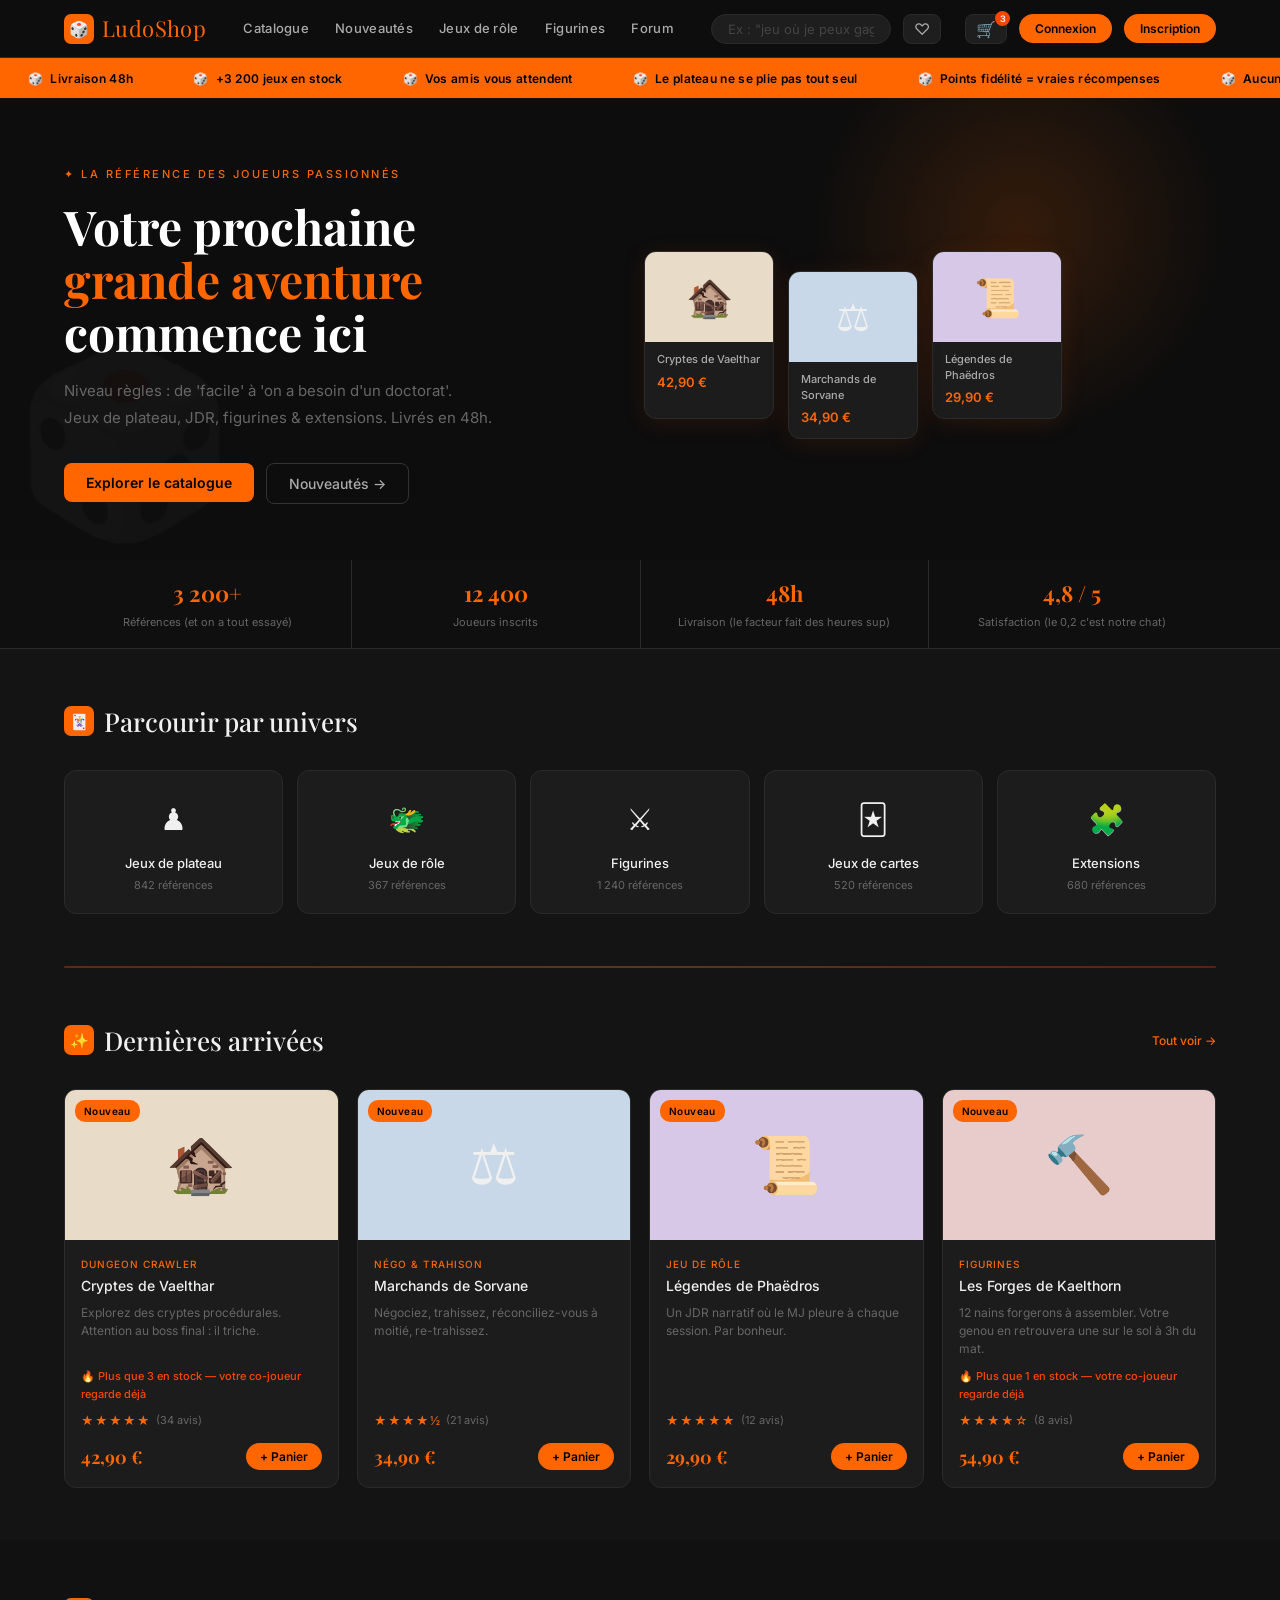
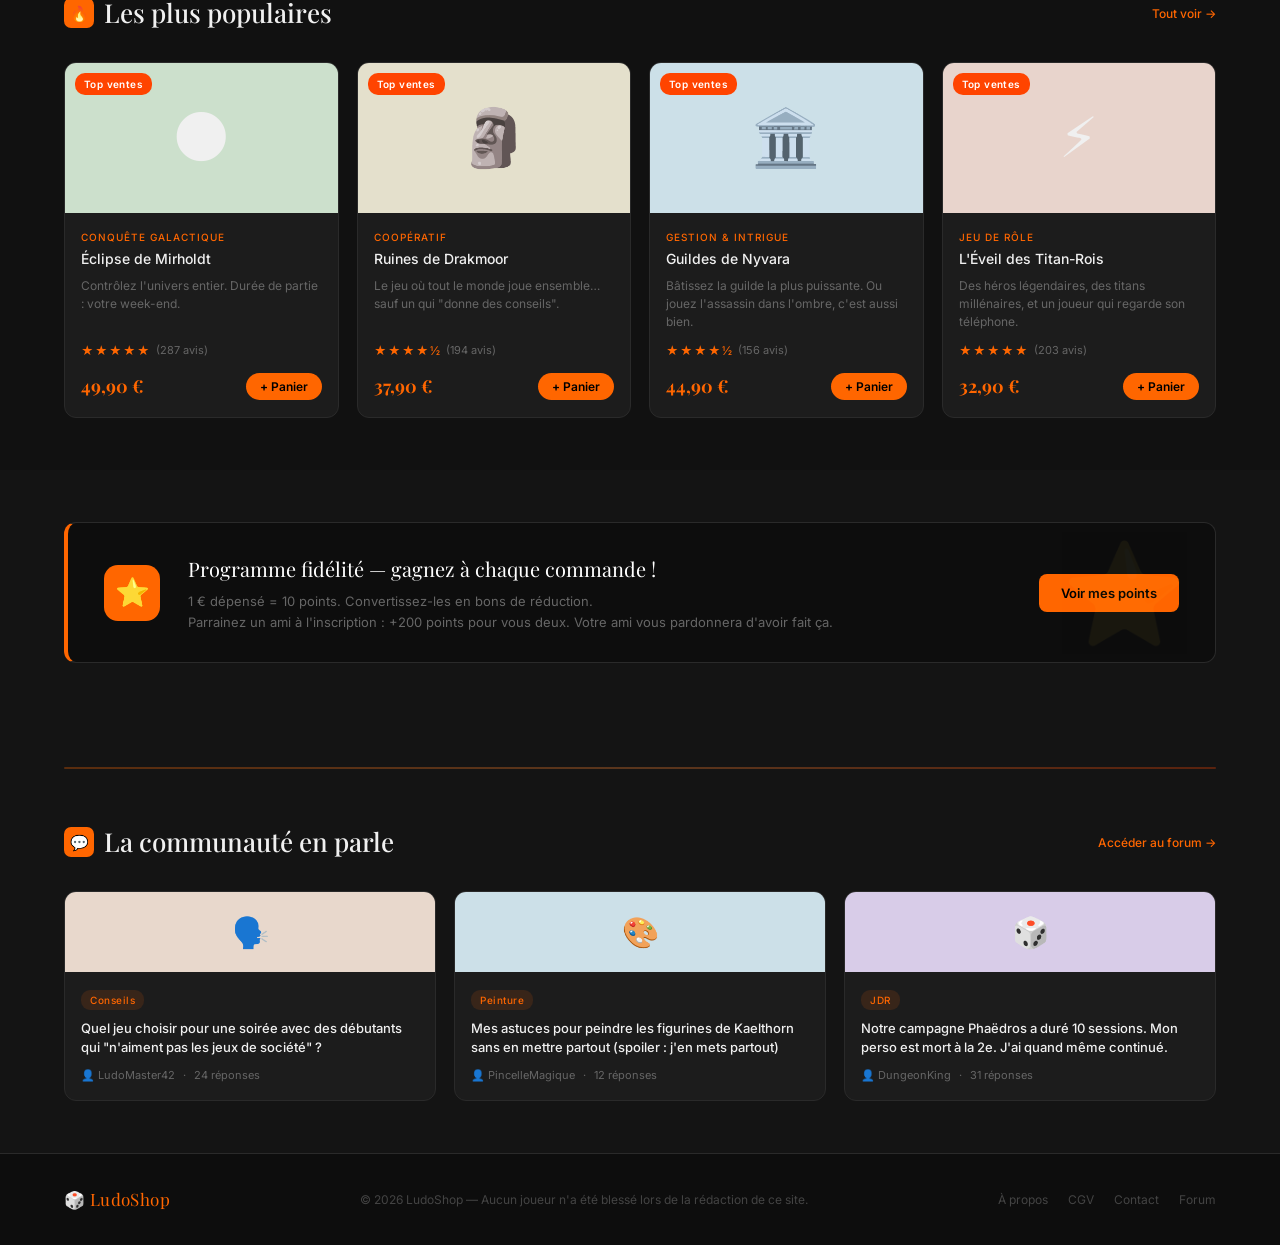
<file: index.html>
<!DOCTYPE html>
<html lang="fr">
<head>
    <meta charset="UTF-8">
    <meta name="viewport" content="width=device-width, initial-scale=1.0">
    <title>LudoShop — La boutique des joueurs (sérieux)</title>
    <link rel="stylesheet" href="style/main.css">
</head>
<body>

<!-- NAVBAR -->
<header>
    <nav class="navbar">
        <div class="container">
            <a href="index.html" class="logo">
                <div class="logo-die">
                    <span class="shake-die" id="shake-die" title="Lancez le dé !">🎲</span>
                </div>
                LudoShop
            </a>
            <ul class="nav-links">
                <li><a href="catalogue.html">Catalogue</a></li>
                <li><a href="catalogue.html?cat=nouveautes">Nouveautés</a></li>
                <li><a href="catalogue.html?cat=jdr">Jeux de rôle</a></li>
                <li><a href="catalogue.html?cat=figurines">Figurines</a></li>
                <li><a href="forum.html">Forum</a></li>
            </ul>
            <div class="nav-right">
                <input class="search-input" type="text" placeholder='Ex : "jeu où je peux gagner"…'>
                <button class="icon-btn" title="Mes envies">♡</button>
                <a href="panier.html"><button class="icon-btn" title="Mon panier (plein comme d'hab)">
                    🛒
                    <span class="cart-badge">3</span></a>
                </button>
                <a href="connexion.html"><button class="btn-nav">Connexion</button></a>
                <a href="inscription.html"><button class="btn-nav">Inscription</button></a>
            </div>
        </div>
    </nav>
</header>

<!-- BANDEAU DÉFILANT -->
<div class="fun-banner" aria-hidden="true">
    <div class="fun-banner-track">
        <span>Livraison 48h</span>
        <span>+3 200 jeux en stock</span>
        <span>Vos amis vous attendent</span>
        <span>Le plateau ne se plie pas tout seul</span>
        <span>Points fidélité = vraies récompenses</span>
        <span>Aucune figurine n'a été blessée lors des tests</span>
        <span>Le MJ a toujours raison (presque)</span>
        <span>Livraison 48h</span>
        <span>+3 200 jeux en stock</span>
        <span>Vos amis vous attendent</span>
        <span>Le plateau ne se plie pas tout seul</span>
        <span>Points fidélité = vraies récompenses</span>
        <span>Aucune figurine n'a été blessée lors des tests</span>
        <span>Le MJ a toujours raison (presque)</span>
    </div>
</div>

<!-- HERO -->
<section class="hero">
    <div class="container">
        <div class="hero-content">
            <p class="hero-eyebrow">✦ La référence des joueurs passionnés</p>
            <h1 class="hero-title">
                Votre prochaine<br>
                <em>grande aventure</em><br>
                commence ici
            </h1>
            <p class="hero-subtitle" id="hero-slogan">
                Vos proches vous cherchent depuis samedi.<br>
                Jeux de plateau, JDR, figurines &amp; extensions. Livrés en 48h.
            </p>
            <div class="hero-ctas">
                <a href="catalogue.html"><button class="btn btn-gold">Explorer le catalogue</button></a>
                <a href="catalogue.html?cat=nouveautes"><button class="btn btn-ghost">Nouveautés →</button></a>
            </div>
        </div>

        <div class="hero-cards">
            <a href="produit.html?id=1" class="hero-game-card">
                <div class="hero-card-thumb" style="background:#E8DCC8">🏚️</div>
                <div class="hero-card-info">
                    <div class="hero-card-name">Cryptes de Vaelthar</div>
                    <div class="hero-card-price">42,90 €</div>
                </div>
            </a>
            <a href="produit.html?id=2" class="hero-game-card">
                <div class="hero-card-thumb" style="background:#C8D8E8">⚖️</div>
                <div class="hero-card-info">
                    <div class="hero-card-name">Marchands de Sorvane</div>
                    <div class="hero-card-price">34,90 €</div>
                </div>
            </a>
            <a href="produit.html?id=3" class="hero-game-card">
                <div class="hero-card-thumb" style="background:#D8C8E8">📜</div>
                <div class="hero-card-info">
                    <div class="hero-card-name">Légendes de Phaëdros</div>
                    <div class="hero-card-price">29,90 €</div>
                </div>
            </a>
        </div>
    </div>
</section>

<!-- STATS BAR -->
<div class="stats-bar">
    <div class="container">
        <div class="stat-item">
            <div class="stat-num">3 200+</div>
            <div class="stat-label">Références (et on a tout essayé)</div>
        </div>
        <div class="stat-item">
            <div class="stat-num">12 400</div>
            <div class="stat-label">Joueurs inscrits</div>
        </div>
        <div class="stat-item">
            <div class="stat-num">48h</div>
            <div class="stat-label">Livraison (le facteur fait des heures sup)</div>
        </div>
        <div class="stat-item">
            <div class="stat-num">4,8 / 5</div>
            <div class="stat-label">Satisfaction (le 0,2 c'est notre chat)</div>
        </div>
    </div>
</div>

<!-- CATEGORIES -->
<section class="section">
    <div class="container">
        <div class="section-header">
            <h2 class="section-title">
                <div class="title-icon">🃏</div>
                Parcourir par univers
            </h2>
        </div>
        <div class="cat-grid">
            <a href="catalogue.html?cat=plateau" class="cat-card">
                <div class="cat-icon">♟️</div>
                <div class="cat-name">Jeux de plateau</div>
                <div class="cat-nb">842 références</div>
            </a>
            <a href="catalogue.html?cat=jdr" class="cat-card">
                <div class="cat-icon">🐲</div>
                <div class="cat-name">Jeux de rôle</div>
                <div class="cat-nb">367 références</div>
            </a>
            <a href="catalogue.html?cat=figurines" class="cat-card">
                <div class="cat-icon">⚔️</div>
                <div class="cat-name">Figurines</div>
                <div class="cat-nb">1 240 références</div>
            </a>
            <a href="catalogue.html?cat=cartes" class="cat-card">
                <div class="cat-icon">🃏</div>
                <div class="cat-name">Jeux de cartes</div>
                <div class="cat-nb">520 références</div>
            </a>
            <a href="catalogue.html?cat=extensions" class="cat-card">
                <div class="cat-icon">🧩</div>
                <div class="cat-name">Extensions</div>
                <div class="cat-nb">680 références</div>
            </a>
        </div>
    </div>
</section>

<div class="container"><div class="divider"></div></div>

<!-- NOUVEAUTES -->
<section class="section">
    <div class="container">
        <div class="section-header">
            <h2 class="section-title">
                <div class="title-icon">✨</div>
                Dernières arrivées
            </h2>
            <a href="catalogue.html?cat=nouveautes" class="link-all">Tout voir →</a>
        </div>
        <div class="product-grid">

            <!-- Jeu 1 -->
            <div class="product-card">
                <div class="product-thumb" style="background:#E8DCC8" data-fun="Risque de disputes familiales">
                    <span>🏚️</span>
                    <span class="badge-new">Nouveau</span>
                </div>
                <div class="product-body">
                    <div class="product-cat">Dungeon Crawler</div>
                    <div class="product-name">Cryptes de Vaelthar</div>
                    <div class="product-desc">Explorez des cryptes procédurales. Attention au boss final : il triche.</div>
                    <p class="stock-warning">🔥 Plus que 3 en stock — votre co-joueur regarde déjà</p>
                    <div class="product-stars">
                        <span class="stars">★★★★★</span>
                        <span class="avis-nb">(34 avis)</span>
                    </div>
                    <div class="product-footer">
                        <span class="product-price">42,90 €</span>
                        <button class="btn-sm btn-panier">+ Panier</button>
                    </div>
                </div>
            </div>

            <!-- Jeu 2 -->
            <div class="product-card">
                <div class="product-thumb" style="background:#C8D8E8" data-fun="Amis perdus : 2 en moyenne">
                    <span>⚖️</span>
                    <span class="badge-new">Nouveau</span>
                </div>
                <div class="product-body">
                    <div class="product-cat">Négo &amp; trahison</div>
                    <div class="product-name">Marchands de Sorvane</div>
                    <div class="product-desc">Négociez, trahissez, réconciliez-vous à moitié, re-trahissez.</div>
                    <div class="product-stars">
                        <span class="stars">★★★★½</span>
                        <span class="avis-nb">(21 avis)</span>
                    </div>
                    <div class="product-footer">
                        <span class="product-price">34,90 €</span>
                        <button class="btn-sm btn-panier">+ Panier</button>
                    </div>
                </div>
            </div>

            <!-- Jeu 3 -->
            <div class="product-card">
                <div class="product-thumb" style="background:#D8C8E8" data-fun="Séance psy incluse">
                    <span>📜</span>
                    <span class="badge-new">Nouveau</span>
                </div>
                <div class="product-body">
                    <div class="product-cat">Jeu de rôle</div>
                    <div class="product-name">Légendes de Phaëdros</div>
                    <div class="product-desc">Un JDR narratif où le MJ pleure à chaque session. Par bonheur.</div>
                    <div class="product-stars">
                        <span class="stars">★★★★★</span>
                        <span class="avis-nb">(12 avis)</span>
                    </div>
                    <div class="product-footer">
                        <span class="product-price">29,90 €</span>
                        <button class="btn-sm btn-panier">+ Panier</button>
                    </div>
                </div>
            </div>

            <!-- Jeu 4 -->
            <div class="product-card">
                <div class="product-thumb" style="background:#E8CCCC" data-fun="Pinceau non fourni (ni excuse)">
                    <span>🔨</span>
                    <span class="badge-new">Nouveau</span>
                </div>
                <div class="product-body">
                    <div class="product-cat">Figurines</div>
                    <div class="product-name">Les Forges de Kaelthorn</div>
                    <div class="product-desc">12 nains forgerons à assembler. Votre genou en retrouvera une sur le sol à 3h du mat.</div>
                    <p class="stock-warning">🔥 Plus que 1 en stock — votre co-joueur regarde déjà</p>
                    <div class="product-stars">
                        <span class="stars">★★★★☆</span>
                        <span class="avis-nb">(8 avis)</span>
                    </div>
                    <div class="product-footer">
                        <span class="product-price">54,90 €</span>
                        <button class="btn-sm btn-panier">+ Panier</button>
                    </div>
                </div>
            </div>

        </div>
    </div>
</section>

<!-- POPULAIRES -->
<section class="section section-alt">
    <div class="container">
        <div class="section-header">
            <h2 class="section-title">
                <div class="title-icon">🔥</div>
                Les plus populaires
            </h2>
            <a href="catalogue.html?sort=popularite" class="link-all">Tout voir →</a>
        </div>
        <div class="product-grid">

            <!-- Jeu 5 -->
            <div class="product-card">
                <div class="product-thumb" style="background:#CCE0CC" data-fun="Table de 2m² recommandée">
                    <span>🌑</span>
                    <span class="badge-hot">Top ventes</span>
                </div>
                <div class="product-body">
                    <div class="product-cat">Conquête galactique</div>
                    <div class="product-name">Éclipse de Mirholdt</div>
                    <div class="product-desc">Contrôlez l'univers entier. Durée de partie : votre week-end.</div>
                    <div class="product-stars">
                        <span class="stars">★★★★★</span>
                        <span class="avis-nb">(287 avis)</span>
                    </div>
                    <div class="product-footer">
                        <span class="product-price">49,90 €</span>
                        <button class="btn-sm btn-panier">+ Panier</button>
                    </div>
                </div>
            </div>

            <!-- Jeu 6 -->
            <div class="product-card">
                <div class="product-thumb" style="background:#E4E0CC" data-fun="Coopération testée, approuvée">
                    <span>🗿</span>
                    <span class="badge-hot">Top ventes</span>
                </div>
                <div class="product-body">
                    <div class="product-cat">Coopératif</div>
                    <div class="product-name">Ruines de Drakmoor</div>
                    <div class="product-desc">Le jeu où tout le monde joue ensemble… sauf un qui "donne des conseils".</div>
                    <div class="product-stars">
                        <span class="stars">★★★★½</span>
                        <span class="avis-nb">(194 avis)</span>
                    </div>
                    <div class="product-footer">
                        <span class="product-price">37,90 €</span>
                        <button class="btn-sm btn-panier">+ Panier</button>
                    </div>
                </div>
            </div>

            <!-- Jeu 7 -->
            <div class="product-card">
                <div class="product-thumb" style="background:#CCE0E8" data-fun="Pouvoir corrompt. Parfait.">
                    <span>🏛️</span>
                    <span class="badge-hot">Top ventes</span>
                </div>
                <div class="product-body">
                    <div class="product-cat">Gestion &amp; intrigue</div>
                    <div class="product-name">Guildes de Nyvara</div>
                    <div class="product-desc">Bâtissez la guilde la plus puissante. Ou jouez l'assassin dans l'ombre, c'est aussi bien.</div>
                    <div class="product-stars">
                        <span class="stars">★★★★½</span>
                        <span class="avis-nb">(156 avis)</span>
                    </div>
                    <div class="product-footer">
                        <span class="product-price">44,90 €</span>
                        <button class="btn-sm btn-panier">+ Panier</button>
                    </div>
                </div>
            </div>

            <!-- Jeu 8 -->
            <div class="product-card">
                <div class="product-thumb" style="background:#E8D4CC" data-fun="Le MJ a pleuré 3 fois">
                    <span>⚡</span>
                    <span class="badge-hot">Top ventes</span>
                </div>
                <div class="product-body">
                    <div class="product-cat">Jeu de rôle</div>
                    <div class="product-name">L'Éveil des Titan-Rois</div>
                    <div class="product-desc">Des héros légendaires, des titans millénaires, et un joueur qui regarde son téléphone.</div>
                    <div class="product-stars">
                        <span class="stars">★★★★★</span>
                        <span class="avis-nb">(203 avis)</span>
                    </div>
                    <div class="product-footer">
                        <span class="product-price">32,90 €</span>
                        <button class="btn-sm btn-panier">+ Panier</button>
                    </div>
                </div>
            </div>

        </div>
    </div>
</section>

<!-- FIDÉLITÉ -->
<section class="section">
    <div class="container">
        <div class="fidelity-banner">
            <div class="fidelity-icon">⭐</div>
            <div class="fidelity-text">
                <div class="fidelity-title">Programme fidélité — gagnez à chaque commande !</div>
                <div class="fidelity-desc">
                    1 € dépensé = 10 points. Convertissez-les en bons de réduction.<br>
                    Parrainez un ami à l'inscription : +200 points pour vous deux. Votre ami vous pardonnera d'avoir fait ça.
                </div>
            </div>
            <a href="fidelite.html"><button class="btn-fidelity">Voir mes points</button></a>
        </div>
    </div>
</section>

<div class="container"><div class="divider"></div></div>

<!-- FORUM -->
<section class="section">
    <div class="container">
        <div class="section-header">
            <h2 class="section-title">
                <div class="title-icon">💬</div>
                La communauté en parle
            </h2>
            <a href="forum.html" class="link-all">Accéder au forum →</a>
        </div>
        <div class="forum-grid">

            <a href="forum.html" class="forum-card">
                <div class="forum-card-head" style="background:#E8D8CC">🗣️</div>
                <div class="forum-card-body">
                    <span class="forum-tag">Conseils</span>
                    <div class="forum-title">Quel jeu choisir pour une soirée avec des débutants qui "n'aiment pas les jeux de société" ?</div>
                    <div class="forum-meta">
                        <span>👤 LudoMaster42</span>
                        <span>·</span>
                        <span>24 réponses</span>
                    </div>
                </div>
            </a>

            <a href="forum.html" class="forum-card">
                <div class="forum-card-head" style="background:#CCE0E8">🎨</div>
                <div class="forum-card-body">
                    <span class="forum-tag">Peinture</span>
                    <div class="forum-title">Mes astuces pour peindre les figurines de Kaelthorn sans en mettre partout (spoiler : j'en mets partout)</div>
                    <div class="forum-meta">
                        <span>👤 PincelleMagique</span>
                        <span>·</span>
                        <span>12 réponses</span>
                    </div>
                </div>
            </a>

            <a href="forum.html" class="forum-card">
                <div class="forum-card-head" style="background:#D8CCE8">🎲</div>
                <div class="forum-card-body">
                    <span class="forum-tag">JDR</span>
                    <div class="forum-title">Notre campagne Phaëdros a duré 10 sessions. Mon perso est mort à la 2e. J'ai quand même continué.</div>
                    <div class="forum-meta">
                        <span>👤 DungeonKing</span>
                        <span>·</span>
                        <span>31 réponses</span>
                    </div>
                </div>
            </a>

        </div>
    </div>
</section>

<!-- EASTER EGG — lancé de dé -->
<div class="egg-overlay" id="egg-overlay">
    <div class="egg-box">
        <button class="egg-close" onclick="closeEgg()">✕</button>
        <div class="egg-emoji" id="egg-emoji">🎲</div>
        <h3 id="egg-title">Vous avez lancé le dé !</h3>
        <p id="egg-text">…</p>
        <button class="btn btn-purple" onclick="closeEgg()">Compris, j'achète quand même</button>
    </div>
</div>

<!-- FOOTER -->
<footer class="footer">
    <div class="container">
        <div class="logo" style="font-size:17px">🎲 LudoShop</div>
        <p class="footer-copy">© 2026 LudoShop — Aucun joueur n'a été blessé lors de la rédaction de ce site.</p>
        <nav class="footer-links">
            <a href="#">À propos</a>
            <a href="#">CGV</a>
            <a href="#">Contact</a>
            <a href="forum.html">Forum</a>
        </nav>
    </div>
</footer>

<script>
    // --- Slogans aléatoires dans le hero ---
    const slogans = [
        "Vos proches vous cherchent depuis samedi.",
        "Parce que perdre entre amis, c'est quand même mieux que gagner seul.",
        "Niveau règles : de 'facile' à 'on a besoin d'un doctorat'.",
        "Le bon côté des jeux de plateau : on éteint les écrans... pour regarder des cartes.",
        "Avertissement : peut provoquer des soirées qui finissent à 3h du matin.",
    ];
    const slogan = slogans[Math.floor(Math.random() * slogans.length)];
    document.getElementById('hero-slogan').innerHTML =
        slogan + '<br>Jeux de plateau, JDR, figurines &amp; extensions. Livrés en 48h.';

    // --- Easter egg : lancé de dé ---
    const resultats = [
        { emoji: '⚀', titre: 'Résultat : 1', texte: 'Vous commencez la partie. Directement dernier. Bonne chance.' },
        { emoji: '⚁', titre: 'Résultat : 2', texte: 'Presque bien. Votre co-joueur a fait 12 au premier lancé. Dommage.' },
        { emoji: '⚂', titre: 'Résultat : 3', texte: 'Moyen. Comme la météo. Comme le café de bureau. Recommencez.' },
        { emoji: '⚃', titre: 'Résultat : 4', texte: 'Pas mal ! Votre adversaire a fait 5. Recommencez encore.' },
        { emoji: '⚄', titre: 'Résultat : 5', texte: 'Excellent ! Mais votre voisin vient de faire un 6. Cruel.' },
        { emoji: '⚅', titre: 'CRITIQUE — Résultat : 6 !', texte: '🎉 Maximum absolu ! Vous pouvez vous vanter pendant exactement 4 minutes avant que quelqu\'un batte votre score.' },
    ];

    const die = document.getElementById('shake-die');
    const overlay = document.getElementById('egg-overlay');

    die.addEventListener('click', () => {
        die.classList.add('shaking');
        setTimeout(() => die.classList.remove('shaking'), 500);
        const r = resultats[Math.floor(Math.random() * resultats.length)];
        document.getElementById('egg-emoji').textContent = r.emoji;
        document.getElementById('egg-title').textContent  = r.titre;
        document.getElementById('egg-text').textContent   = r.texte;
        overlay.classList.add('open');
    });

    function closeEgg() { overlay.classList.remove('open'); }
    overlay.addEventListener('click', e => { if (e.target === overlay) closeEgg(); });

    // --- Slogan au hover du logo ---
    const logoSlogans = [
        "Votre porte-monnaie tremble déjà.",
        "On ne juge pas les 47 jeux dans votre placard.",
        "Règles lues : 0. Partie lancée : 1.",
        "Votre famille commence à s'inquiéter.",
    ];
    document.querySelector('.logo').addEventListener('mouseenter', function() {
        this.title = logoSlogans[Math.floor(Math.random() * logoSlogans.length)];
    });

    // --- Boutons panier avec feedback ---
    document.querySelectorAll('.btn-panier').forEach(btn => {
        btn.addEventListener('click', function() {
            const original = this.textContent;
            this.textContent = '✓ Ajouté !';
            this.style.background = '#2E7D32';
            setTimeout(() => {
                this.textContent = original;
                this.style.background = '';
            }, 1500);
        });
    });
</script>

</body>
</html>
</file>
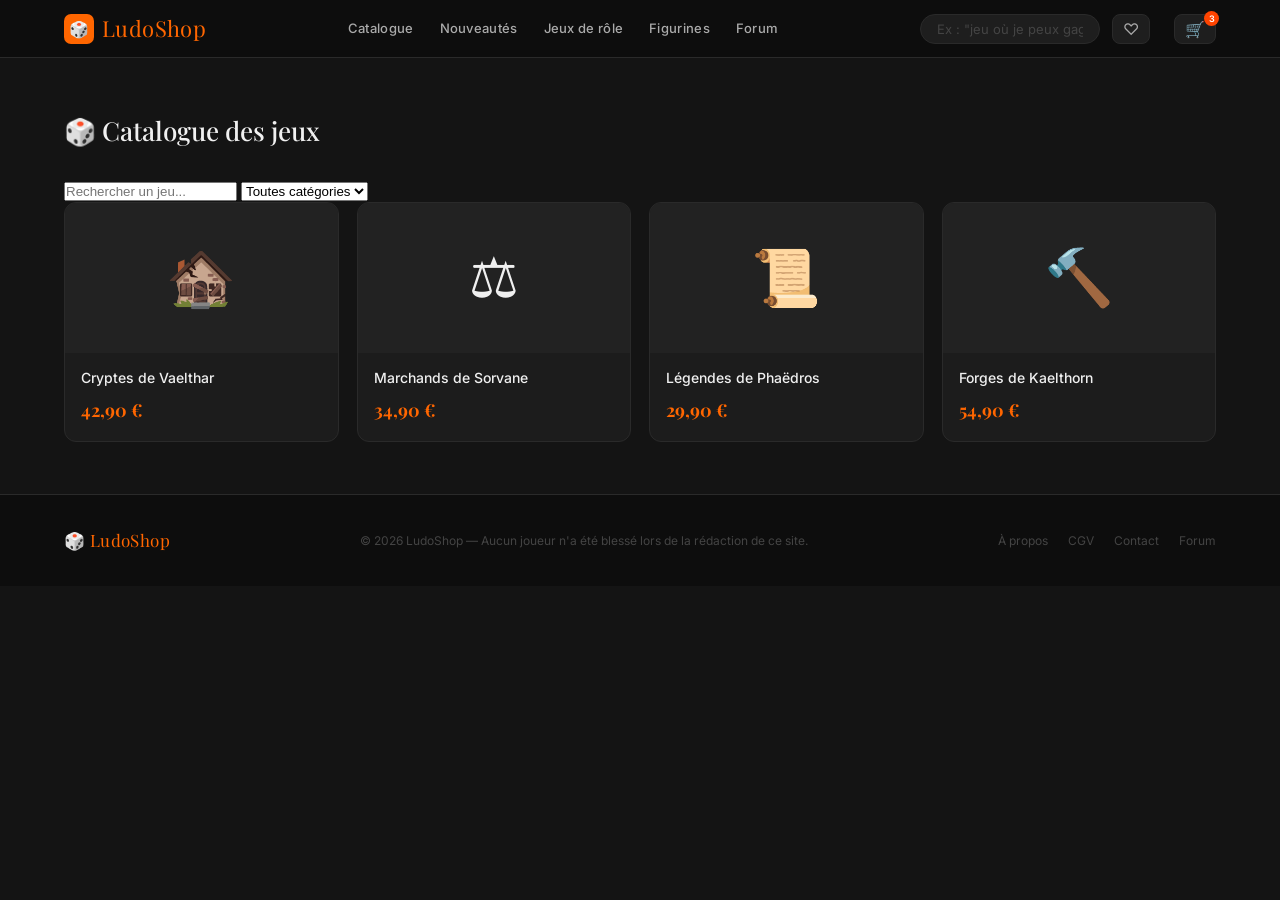
<file: catalogue.html>
<!DOCTYPE html>
<html lang="fr">
<head>
    <meta charset="UTF-8">
    <title>Catalogue — LudoShop</title>
    <link rel="stylesheet" href="style/main.css">
</head>
<body>

<!-- HEADER -->
<header>
    <nav class="navbar">
        <div class="container">
            <a href="index.html" class="logo">
                <div class="logo-die">
                    <span class="shake-die" id="shake-die" title="Lancez le dé !">🎲</span>
                </div>
                LudoShop
            </a>
            <ul class="nav-links">
                <li><a href="catalogue.html">Catalogue</a></li>
                <li><a href="catalogue.html?cat=nouveautes">Nouveautés</a></li>
                <li><a href="catalogue.html?cat=jdr">Jeux de rôle</a></li>
                <li><a href="catalogue.html?cat=figurines">Figurines</a></li>
                <li><a href="forum.html">Forum</a></li>
            </ul>
            <div class="nav-right">
                <input class="search-input" type="text" placeholder='Ex : "jeu où je peux gagner"…'>
                <button class="icon-btn" title="Mes envies">♡</button>
                <a href="panier.html"><button class="icon-btn" title="Mon panier (plein comme d'hab)">
                    🛒
                    <span class="cart-badge">3</span></a>
                </button>
            </div>
        </div>
    </nav>
</header>

<!-- SECTION -->
<section class="section">
    <div class="container">

        <div class="section-header">
            <h2 class="section-title">
                🎲 Catalogue des jeux
            </h2>
        </div>

        <!-- FILTRES -->
        <div class="filters">

            <input type="text" id="search" placeholder="Rechercher un jeu...">

            <select id="category">
                <option value="all">Toutes catégories</option>
                <option value="jdr">Jeux de rôle</option>
                <option value="plateau">Jeux de plateau</option>
                <option value="figurines">Figurines</option>
            </select>

        </div>

        <!-- PRODUITS -->
        <div class="product-grid" id="products">

            <div class="product-card" data-name="cryptes de vaelthar" data-cat="plateau">
                <div class="product-thumb">🏚️</div>
                <div class="product-body">
                    <div class="product-name">Cryptes de Vaelthar</div>
                    <div class="product-price">42,90 €</div>
                </div>
            </div>

            <div class="product-card" data-name="marchands de sorvane" data-cat="plateau">
                <div class="product-thumb">⚖️</div>
                <div class="product-body">
                    <div class="product-name">Marchands de Sorvane</div>
                    <div class="product-price">34,90 €</div>
                </div>
            </div>

            <div class="product-card" data-name="phaedros" data-cat="jdr">
                <div class="product-thumb">📜</div>
                <div class="product-body">
                    <div class="product-name">Légendes de Phaëdros</div>
                    <div class="product-price">29,90 €</div>
                </div>
            </div>

            <div class="product-card" data-name="kaelthorn" data-cat="figurines">
                <div class="product-thumb">🔨</div>
                <div class="product-body">
                    <div class="product-name">Forges de Kaelthorn</div>
                    <div class="product-price">54,90 €</div>
                </div>
            </div>

        </div>

    </div>
</section>

<!-- FOOTER -->
<footer class="footer">
    <div class="container">
        <div class="logo" style="font-size:17px">🎲 LudoShop</div>
        <p class="footer-copy">© 2026 LudoShop — Aucun joueur n'a été blessé lors de la rédaction de ce site.</p>
        <nav class="footer-links">
            <a href="#">À propos</a>
            <a href="#">CGV</a>
            <a href="#">Contact</a>
            <a href="forum.html">Forum</a>
        </nav>
    </div>
</footer>

<script>

<!-- SCRIPT -->
<script>
const searchInput = document.getElementById("search");
const categorySelect = document.getElementById("category");
const products = document.querySelectorAll(".product-card");

function filterProducts() {
    const search = searchInput.value.toLowerCase();
    const category = categorySelect.value;

    products.forEach(product => {
        const name = product.dataset.name;
        const cat = product.dataset.cat;

        const matchSearch = name.includes(search);
        const matchCat = category === "all" || cat === category;

        if (matchSearch && matchCat) {
            product.style.display = "block";
        } else {
            product.style.display = "none";
        }
    });
}

searchInput.addEventListener("input", filterProducts);
categorySelect.addEventListener("change", filterProducts);
</script>

</body>
</html>
</file>
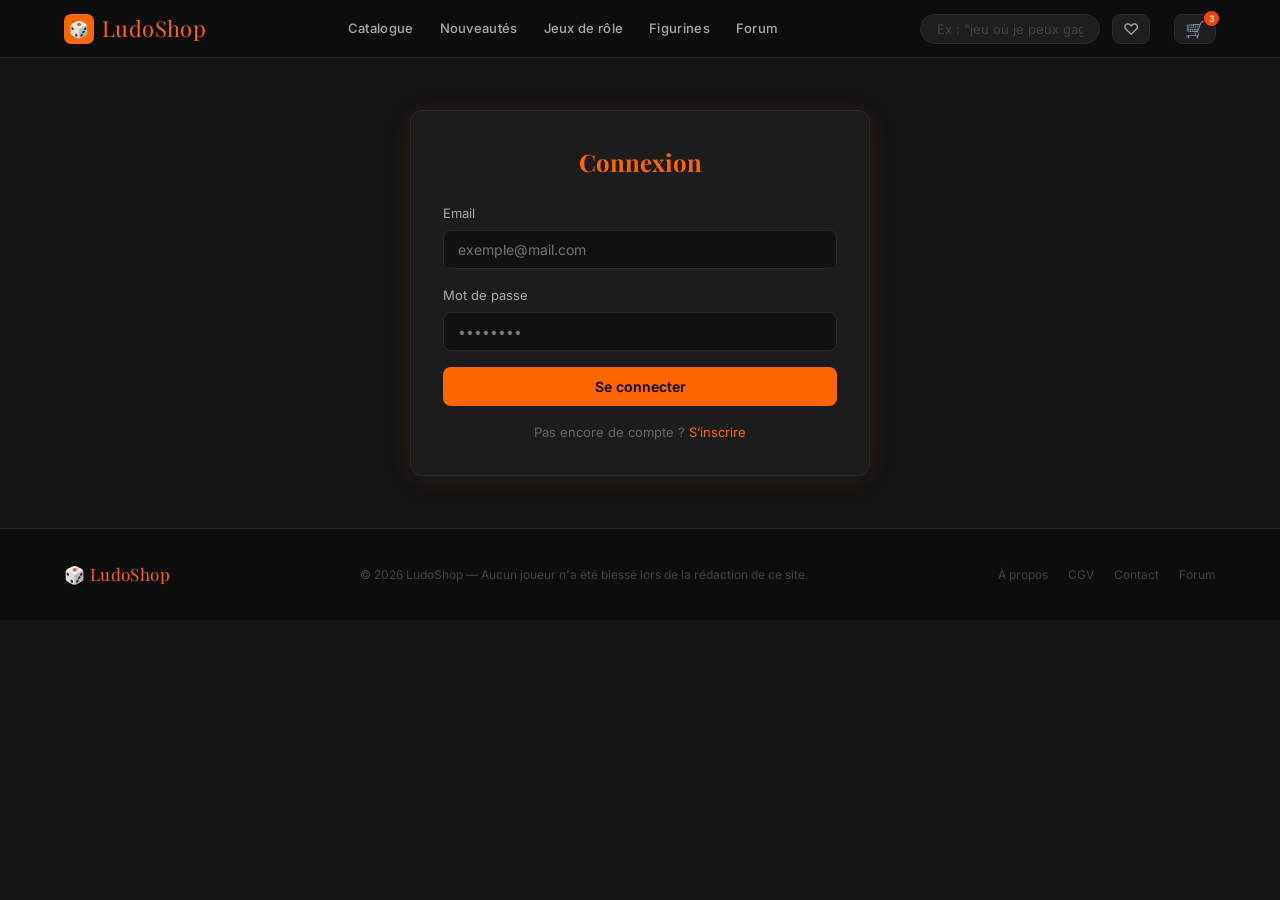
<file: connexion.html>
<!DOCTYPE html>
<html lang="fr">
<head>
    <meta charset="UTF-8">
    <title>Connexion — LudoShop</title>
    <link rel="stylesheet" href="style/main.css">
</head>
<body>

<!-- NAVBAR -->
<header>
    <nav class="navbar">
        <div class="container">
            <a href="index.html" class="logo">
                <div class="logo-die">
                    <span class="shake-die" id="shake-die" title="Lancez le dé !">🎲</span>
                </div>
                LudoShop
            </a>
            <ul class="nav-links">
                <li><a href="catalogue.html">Catalogue</a></li>
                <li><a href="catalogue.html?cat=nouveautes">Nouveautés</a></li>
                <li><a href="catalogue.html?cat=jdr">Jeux de rôle</a></li>
                <li><a href="catalogue.html?cat=figurines">Figurines</a></li>
                <li><a href="forum.html">Forum</a></li>
            </ul>
            <div class="nav-right">
                <input class="search-input" type="text" placeholder='Ex : "jeu où je peux gagner"…'>
                <button class="icon-btn" title="Mes envies">♡</button>
                <a href="panier.html"><button class="icon-btn" title="Mon panier (plein comme d'hab)">
                    🛒
                    <span class="cart-badge">3</span></a>
                </button>
            </div>
        </div>
    </nav>
</header>

<!-- SECTION CONNEXION -->
<section class="section">
    <div class="container">

        <div class="auth-box">

            <h2 class="auth-title">Connexion</h2>

            <form>

                <div class="form-group">
                    <label>Email</label>
                    <input type="email" placeholder="exemple@mail.com" required>
                </div>

                <div class="form-group">
                    <label>Mot de passe</label>
                    <input type="password" placeholder="••••••••" required>
                </div>

                <button class="btn btn-gold" style="width:100%">
                    Se connecter
                </button>

            </form>

            <p class="auth-link">
                Pas encore de compte ?
                <a href="inscription.html">S’inscrire</a>
            </p>

        </div>

    </div>
</section>

<!-- FOOTER -->
<footer class="footer">
    <div class="container">
        <div class="logo" style="font-size:17px">🎲 LudoShop</div>
        <p class="footer-copy">© 2026 LudoShop — Aucun joueur n'a été blessé lors de la rédaction de ce site.</p>
        <nav class="footer-links">
            <a href="#">À propos</a>
            <a href="#">CGV</a>
            <a href="#">Contact</a>
            <a href="forum.html">Forum</a>
        </nav>
    </div>
</footer>

</body>
</html>
</file>
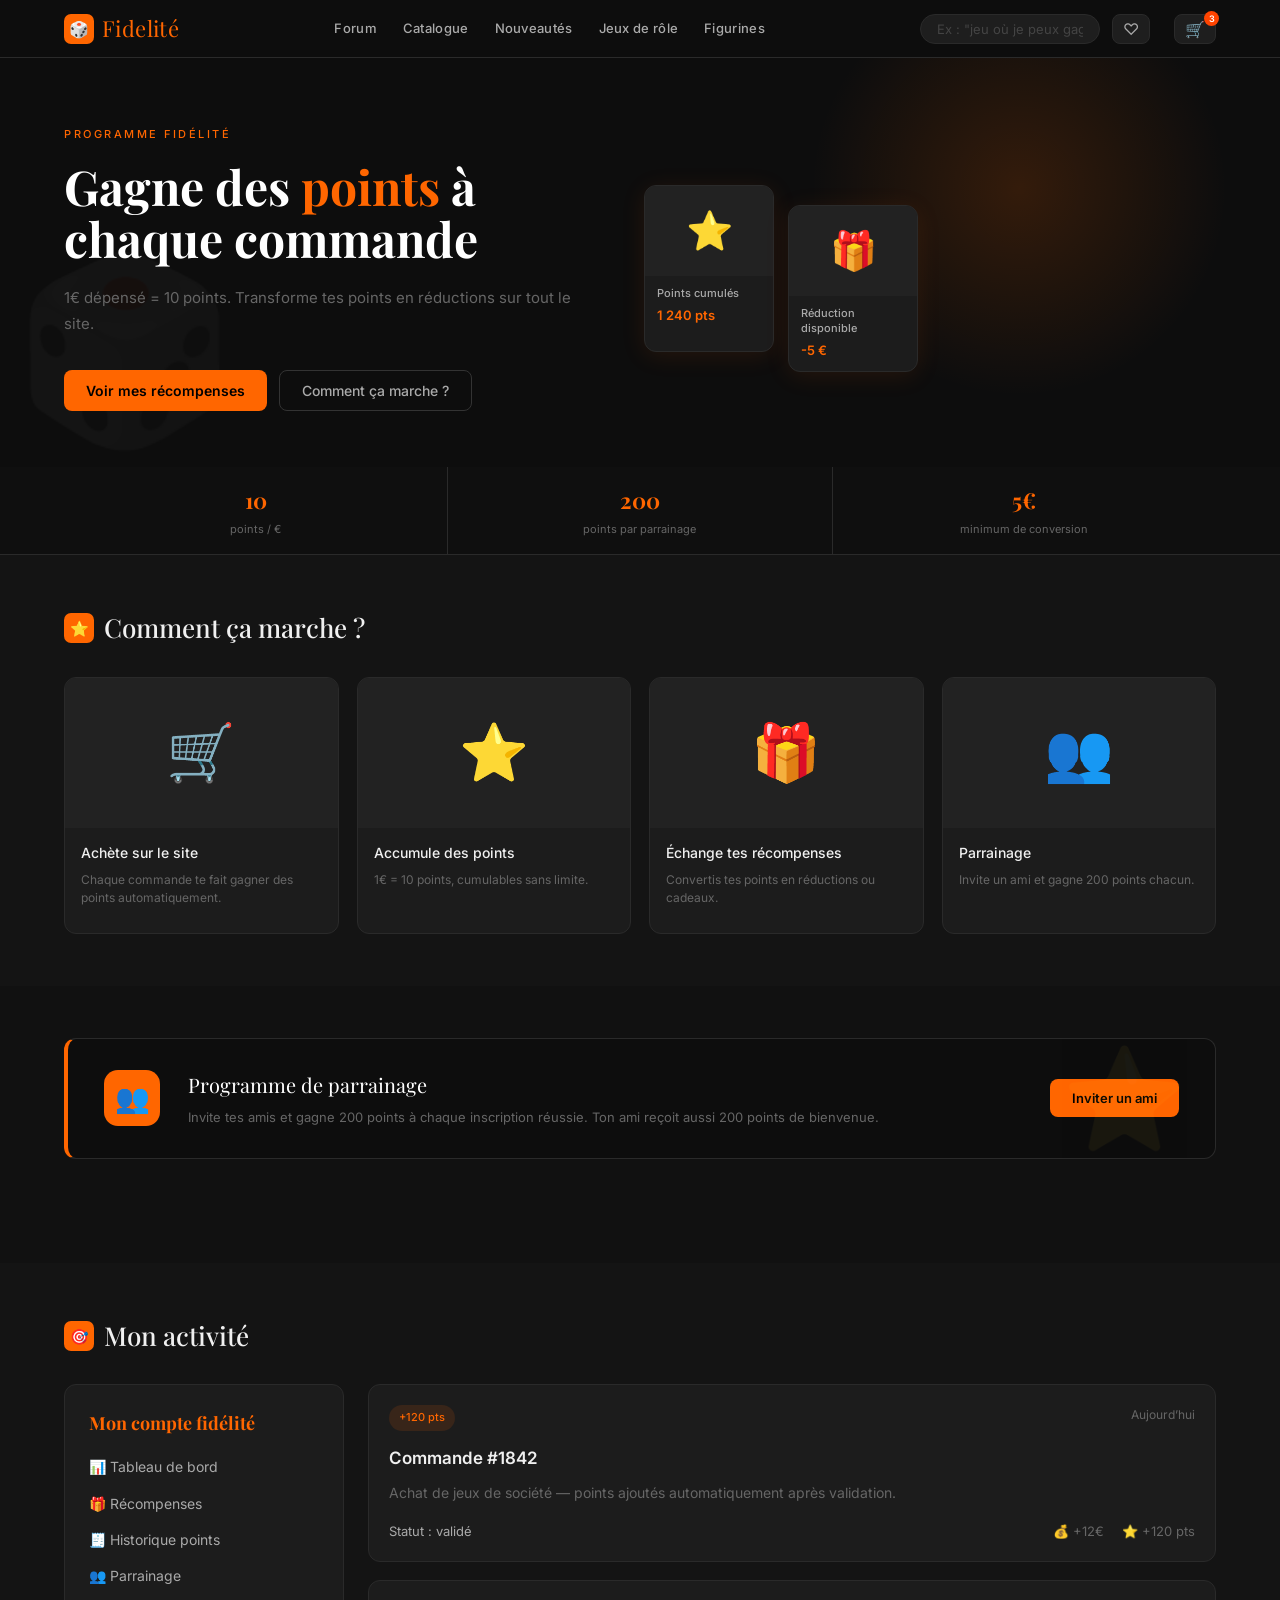
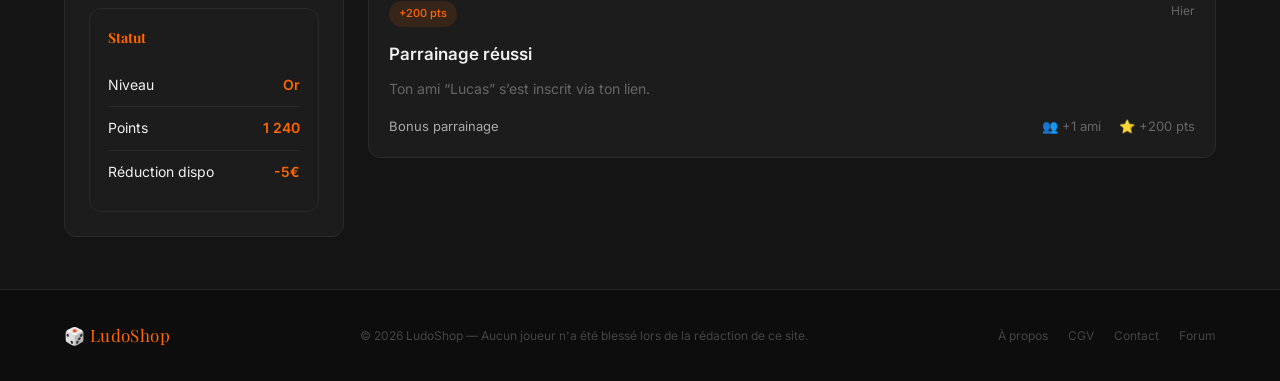
<file: fidelite.html>
<!DOCTYPE html>
<html lang="fr">
<head>
    <meta charset="UTF-8">
    <meta name="viewport" content="width=device-width, initial-scale=1.0">
    <title>Programme fidélité — LUDOSHOP</title>

    <!-- TON CSS GLOBAL -->
    <link rel="stylesheet" href="style/main.css">
</head>

<body>

<!-- ================= NAVBAR ================= -->
<header>
    <nav class="navbar">
        <div class="container">
            <a href="index.html" class="logo">
                <div class="logo-die">
                    <span class="shake-die" id="shake-die" title="Lancez le dé !">🎲</span>
                </div>
                Fidelité
            </a>
            <ul class="nav-links">
                <li><a href="forum.html">Forum</a></li>
                <li><a href="catalogue.html">Catalogue</a></li>
                <li><a href="catalogue.html?cat=nouveautes">Nouveautés</a></li>
                <li><a href="catalogue.html?cat=jdr">Jeux de rôle</a></li>
                <li><a href="catalogue.html?cat=figurines">Figurines</a></li>
            </ul>
            <div class="nav-right">
                <input class="search-input" type="text" placeholder='Ex : "jeu où je peux gagner"…'>
                <button class="icon-btn" title="Mes envies">♡</button>
                <a href="panier.html"><button class="icon-btn" title="Mon panier (plein comme d'hab)">
                    🛒
                    <span class="cart-badge">3</span></a>
                </button>
            </div>
        </div>
    </nav>
</header>

<!-- ================= HERO ================= -->
<section class="hero">
    <div class="container">

        <div class="hero-content">
            <div class="hero-eyebrow">PROGRAMME FIDÉLITÉ</div>

            <h1 class="hero-title">
                Gagne des <em>points</em> à chaque commande
            </h1>

            <p class="hero-subtitle">
                1€ dépensé = 10 points.  
                Transforme tes points en réductions sur tout le site.
            </p>

            <div class="hero-ctas">
                <button class="btn btn-gold">Voir mes récompenses</button>
                <button class="btn btn-ghost">Comment ça marche ?</button>
            </div>
        </div>

        <div class="hero-cards">
            <div class="hero-game-card">
                <div class="hero-card-thumb">⭐</div>
                <div class="hero-card-info">
                    <div class="hero-card-name">Points cumulés</div>
                    <div class="hero-card-price">1 240 pts</div>
                </div>
            </div>

            <div class="hero-game-card">
                <div class="hero-card-thumb">🎁</div>
                <div class="hero-card-info">
                    <div class="hero-card-name">Réduction disponible</div>
                    <div class="hero-card-price">-5 €</div>
                </div>
            </div>
        </div>

    </div>
</section>

<!-- ================= STATS ================= -->
<section class="stats-bar">
    <div class="container">

        <div class="stat-item">
            <div class="stat-num">10</div>
            <div class="stat-label">points / €</div>
        </div>

        <div class="stat-item">
            <div class="stat-num">200</div>
            <div class="stat-label">points par parrainage</div>
        </div>

        <div class="stat-item">
            <div class="stat-num">5€</div>
            <div class="stat-label">minimum de conversion</div>
        </div>

    </div>
</section>

<!-- ================= COMMENT ÇA MARCHE ================= -->
<section class="section">
    <div class="container">

        <div class="section-header">
            <div class="section-title">
                <div class="title-icon">⭐</div>
                Comment ça marche ?
            </div>
        </div>

        <div class="product-grid">

            <div class="product-card">
                <div class="product-thumb">🛒</div>
                <div class="product-body">
                    <div class="product-name">Achète sur le site</div>
                    <div class="product-desc">
                        Chaque commande te fait gagner des points automatiquement.
                    </div>
                </div>
            </div>

            <div class="product-card">
                <div class="product-thumb">⭐</div>
                <div class="product-body">
                    <div class="product-name">Accumule des points</div>
                    <div class="product-desc">
                        1€ = 10 points, cumulables sans limite.
                    </div>
                </div>
            </div>

            <div class="product-card">
                <div class="product-thumb">🎁</div>
                <div class="product-body">
                    <div class="product-name">Échange tes récompenses</div>
                    <div class="product-desc">
                        Convertis tes points en réductions ou cadeaux.
                    </div>
                </div>
            </div>

            <div class="product-card">
                <div class="product-thumb">👥</div>
                <div class="product-body">
                    <div class="product-name">Parrainage</div>
                    <div class="product-desc">
                        Invite un ami et gagne 200 points chacun.
                    </div>
                </div>
            </div>

        </div>

    </div>
</section>

<!-- ================= PARRAINAGE ================= -->
<section class="section section-alt">
    <div class="container">

        <div class="fidelity-banner">
            <div class="fidelity-icon">👥</div>

            <div class="fidelity-text">
                <div class="fidelity-title">Programme de parrainage</div>
                <div class="fidelity-desc">
                    Invite tes amis et gagne 200 points à chaque inscription réussie.
                    Ton ami reçoit aussi 200 points de bienvenue.
                </div>
            </div>

            <button class="btn-fidelity">Inviter un ami</button>
        </div>

    </div>
</section>

<!-- ================= MES POINTS ================= -->
<section class="section">
    <div class="container">

        <div class="section-header">
            <div class="section-title">
                <div class="title-icon">🎯</div>
                Mon activité
            </div>
        </div>

        <div class="forum-layout">

            <!-- SIDEBAR -->
            <div class="forum-sidebar">

                <h3>Mon compte fidélité</h3>

                <ul>
                    <li>📊 Tableau de bord</li>
                    <li>🎁 Récompenses</li>
                    <li>🧾 Historique points</li>
                    <li>👥 Parrainage</li>
                </ul>

                <div class="member-card">
                    <h4>Statut</h4>

                    <div class="member">
                        <div class="member-name">Niveau</div>
                        <div class="member-score">Or</div>
                    </div>

                    <div class="member">
                        <div class="member-name">Points</div>
                        <div class="member-score">1 240</div>
                    </div>

                    <div class="member">
                        <div class="member-name">Réduction dispo</div>
                        <div class="member-score">-5€</div>
                    </div>
                </div>

            </div>

            <!-- CONTENU -->
            <div class="topic-list">

                <div class="topic-card">
                    <div class="topic-top">
                        <div class="topic-tag">+120 pts</div>
                        <div class="topic-date">Aujourd’hui</div>
                    </div>

                    <div class="topic-title">Commande #1842</div>
                    <div class="topic-desc">
                        Achat de jeux de société — points ajoutés automatiquement après validation.
                    </div>

                    <div class="topic-bottom">
                        <div class="topic-author">Statut : validé</div>
                        <div class="topic-stats">
                            <span>💰 +12€</span>
                            <span>⭐ +120 pts</span>
                        </div>
                    </div>
                </div>

                <div class="topic-card">
                    <div class="topic-top">
                        <div class="topic-tag">+200 pts</div>
                        <div class="topic-date">Hier</div>
                    </div>

                    <div class="topic-title">Parrainage réussi</div>
                    <div class="topic-desc">
                        Ton ami “Lucas” s’est inscrit via ton lien.
                    </div>

                    <div class="topic-bottom">
                        <div class="topic-author">Bonus parrainage</div>
                        <div class="topic-stats">
                            <span>👥 +1 ami</span>
                            <span>⭐ +200 pts</span>
                        </div>
                    </div>
                </div>

            </div>

        </div>

    </div>
</section>

<!-- ================= FOOTER ================= -->
<footer class="footer">
    <div class="container">
        <div class="logo" style="font-size:17px">🎲 LudoShop</div>
        <p class="footer-copy">© 2026 LudoShop — Aucun joueur n'a été blessé lors de la rédaction de ce site.</p>
        <nav class="footer-links">
            <a href="#">À propos</a>
            <a href="#">CGV</a>
            <a href="#">Contact</a>
            <a href="forum.html">Forum</a>
        </nav>
    </div>
</footer>

</body>
</html>
</file>
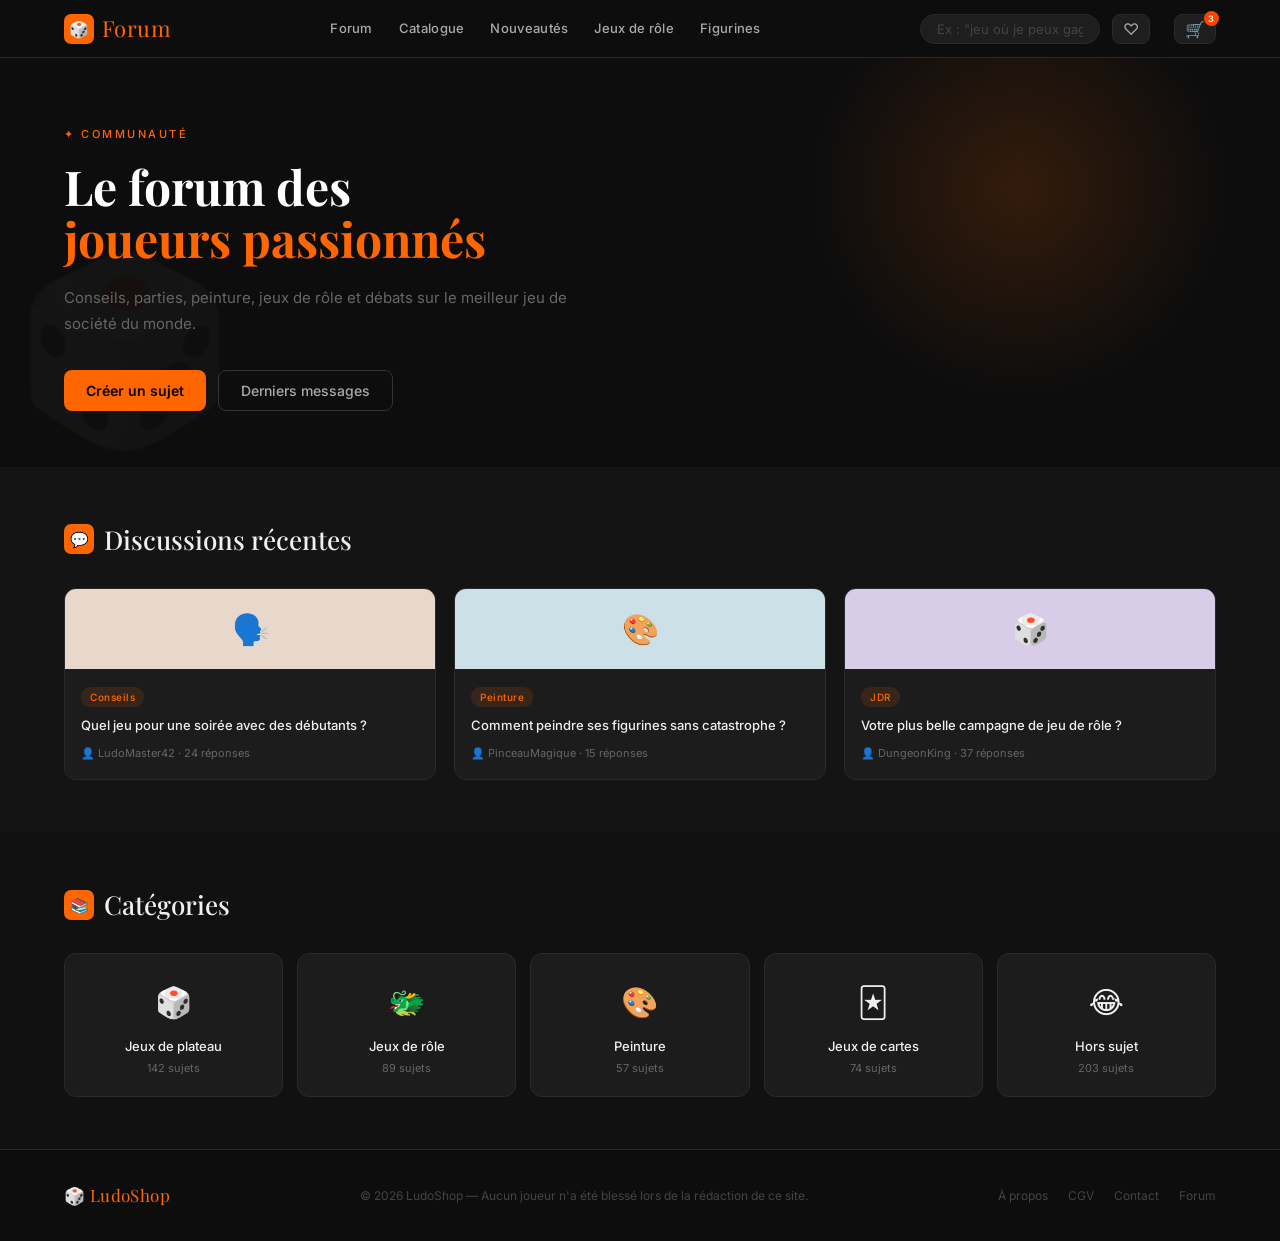
<file: forum.html>
<!DOCTYPE html>
<html lang="fr">
<head>
    <meta charset="UTF-8">
    <meta name="viewport" content="width=device-width, initial-scale=1.0">
    <title>Forum — LudoShop</title>
    <link rel="stylesheet" href="style/main.css">
</head>
<body>

<!-- NAVBAR -->
<header>
    <nav class="navbar">
        <div class="container">
            <a href="index.html" class="logo">
                <div class="logo-die">
                    <span class="shake-die" id="shake-die" title="Lancez le dé !">🎲</span>
                </div>
                Forum
            </a>
            <ul class="nav-links">
                <li><a href="forum.html">Forum</a></li>
                <li><a href="catalogue.html">Catalogue</a></li>
                <li><a href="catalogue.html?cat=nouveautes">Nouveautés</a></li>
                <li><a href="catalogue.html?cat=jdr">Jeux de rôle</a></li>
                <li><a href="catalogue.html?cat=figurines">Figurines</a></li>
            </ul>
            <div class="nav-right">
                <input class="search-input" type="text" placeholder='Ex : "jeu où je peux gagner"…'>
                <button class="icon-btn" title="Mes envies">♡</button>
                <a href="panier.html"><button class="icon-btn" title="Mon panier (plein comme d'hab)">
                    🛒
                    <span class="cart-badge">3</span></a>
                </button>
            </div>
        </div>
    </nav>
</header>

<!-- HERO -->
<section class="hero">
    <div class="container">
        <div class="hero-content">
            <p class="hero-eyebrow">✦ Communauté</p>

            <h1 class="hero-title">
                Le forum des<br>
                <em>joueurs passionnés</em>
            </h1>

            <p class="hero-subtitle">
                Conseils, parties, peinture, jeux de rôle et débats
                sur le meilleur jeu de société du monde.
            </p>

            <div class="hero-ctas">
                <button class="btn btn-purple">Créer un sujet</button>
                <button class="btn btn-ghost">Derniers messages</button>
            </div>
        </div>
    </div>
</section>

<!-- SUJETS -->
<section class="section">
    <div class="container">

        <div class="section-header">
            <h2 class="section-title">
                <div class="title-icon">💬</div>
                Discussions récentes
            </h2>
        </div>

        <div class="forum-grid">

            <div class="forum-card">
                <div class="forum-card-head" style="background:#E8D8CC">
                    🗣️
                </div>

                <div class="forum-card-body">
                    <span class="forum-tag">Conseils</span>

                    <div class="forum-title">
                        Quel jeu pour une soirée avec des débutants ?
                    </div>

                    <div class="forum-meta">
                        👤 LudoMaster42 · 24 réponses
                    </div>
                </div>
            </div>

            <div class="forum-card">
                <div class="forum-card-head" style="background:#CCE0E8">
                    🎨
                </div>

                <div class="forum-card-body">
                    <span class="forum-tag">Peinture</span>

                    <div class="forum-title">
                        Comment peindre ses figurines sans catastrophe ?
                    </div>

                    <div class="forum-meta">
                        👤 PinceauMagique · 15 réponses
                    </div>
                </div>
            </div>

            <div class="forum-card">
                <div class="forum-card-head" style="background:#D8CCE8">
                    🎲
                </div>

                <div class="forum-card-body">
                    <span class="forum-tag">JDR</span>

                    <div class="forum-title">
                        Votre plus belle campagne de jeu de rôle ?
                    </div>

                    <div class="forum-meta">
                        👤 DungeonKing · 37 réponses
                    </div>
                </div>
            </div>

        </div>

    </div>
</section>

<!-- CATÉGORIES -->
<section class="section section-alt">
    <div class="container">

        <div class="section-header">
            <h2 class="section-title">
                <div class="title-icon">📚</div>
                Catégories
            </h2>
        </div>

        <div class="cat-grid">

            <div class="cat-card">
                <div class="cat-icon">🎲</div>
                <div class="cat-name">Jeux de plateau</div>
                <div class="cat-nb">142 sujets</div>
            </div>

            <div class="cat-card">
                <div class="cat-icon">🐲</div>
                <div class="cat-name">Jeux de rôle</div>
                <div class="cat-nb">89 sujets</div>
            </div>

            <div class="cat-card">
                <div class="cat-icon">🎨</div>
                <div class="cat-name">Peinture</div>
                <div class="cat-nb">57 sujets</div>
            </div>

            <div class="cat-card">
                <div class="cat-icon">🃏</div>
                <div class="cat-name">Jeux de cartes</div>
                <div class="cat-nb">74 sujets</div>
            </div>

            <div class="cat-card">
                <div class="cat-icon">😂</div>
                <div class="cat-name">Hors sujet</div>
                <div class="cat-nb">203 sujets</div>
            </div>

        </div>

    </div>
</section>

<!-- FOOTER -->
<footer class="footer">
    <div class="container">
        <div class="logo" style="font-size:17px">🎲 LudoShop</div>
        <p class="footer-copy">© 2026 LudoShop — Aucun joueur n'a été blessé lors de la rédaction de ce site.</p>
        <nav class="footer-links">
            <a href="#">À propos</a>
            <a href="#">CGV</a>
            <a href="#">Contact</a>
            <a href="forum.html">Forum</a>
        </nav>
    </div>
</footer>

</body>
</html>
</file>
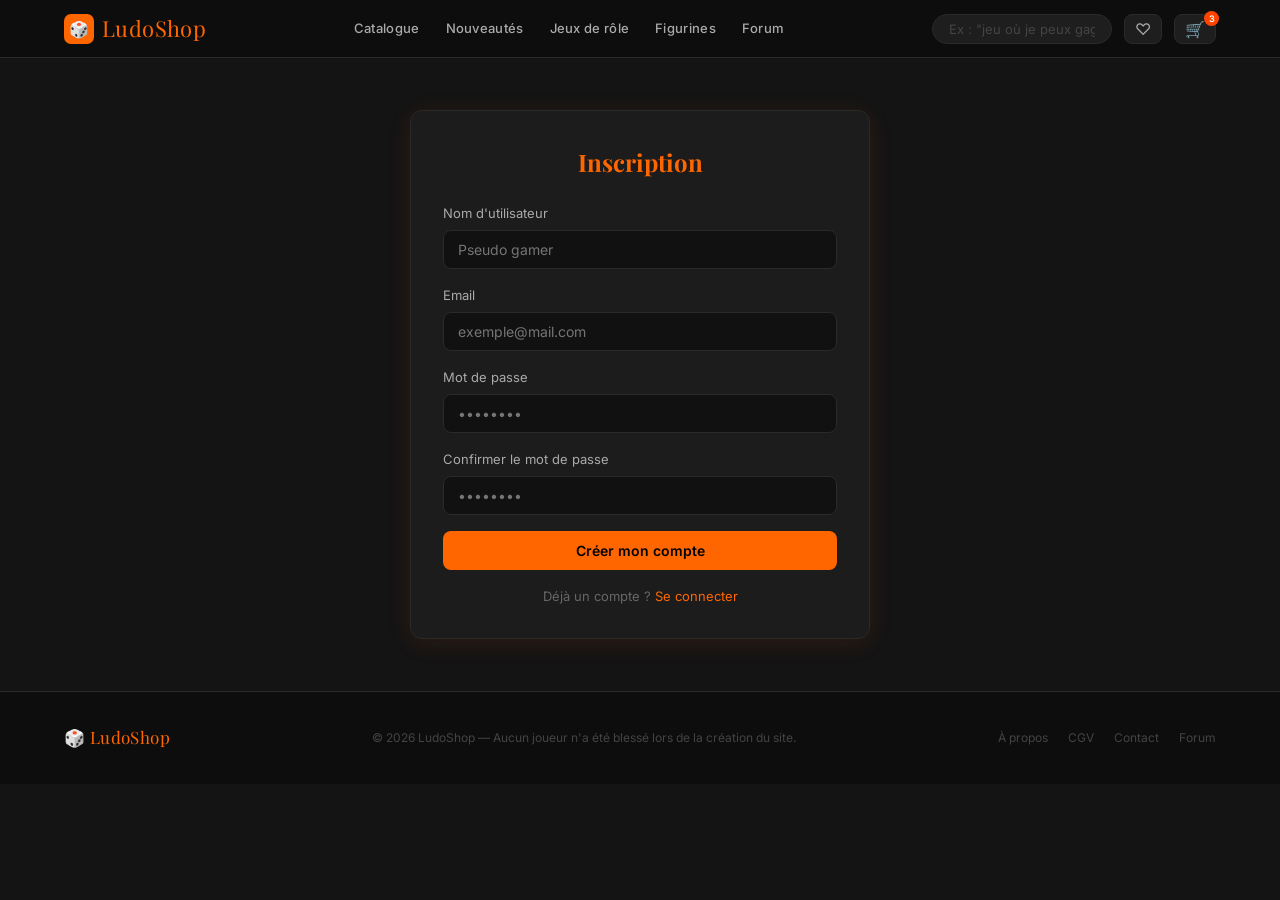
<file: inscription.html>
<!DOCTYPE html>
<html lang="fr">
<head>
    <meta charset="UTF-8">
    <title>Inscription — LudoShop</title>
    <link rel="stylesheet" href="style/main.css">
</head>
<body>

<!-- NAVBAR -->
<header>
    <nav class="navbar">
        <div class="container">
            <a href="index.html" class="logo">
                <div class="logo-die">
                    <span class="shake-die" id="shake-die" title="Lancez le dé !">🎲</span>
                </div>
                LudoShop
            </a>

            <ul class="nav-links">
                <li><a href="catalogue.html">Catalogue</a></li>
                <li><a href="catalogue.html?cat=nouveautes">Nouveautés</a></li>
                <li><a href="catalogue.html?cat=jdr">Jeux de rôle</a></li>
                <li><a href="catalogue.html?cat=figurines">Figurines</a></li>
                <li><a href="forum.html">Forum</a></li>
            </ul>

            <div class="nav-right">
                <input class="search-input" type="text" placeholder='Ex : "jeu où je peux gagner"…'>
                <button class="icon-btn" title="Mes envies">♡</button>
                <a href="panier.html">
                    <button class="icon-btn" title="Mon panier">
                        🛒 <span class="cart-badge">3</span>
                    </button>
                </a>
            </div>
        </div>
    </nav>
</header>

<!-- SECTION INSCRIPTION -->
<section class="section">
    <div class="container">

        <div class="auth-box">

            <h2 class="auth-title">Inscription</h2>

            <form>

                <div class="form-group">
                    <label>Nom d'utilisateur</label>
                    <input type="text" placeholder="Pseudo gamer" required>
                </div>

                <div class="form-group">
                    <label>Email</label>
                    <input type="email" placeholder="exemple@mail.com" required>
                </div>

                <div class="form-group">
                    <label>Mot de passe</label>
                    <input type="password" placeholder="••••••••" required>
                </div>

                <div class="form-group">
                    <label>Confirmer le mot de passe</label>
                    <input type="password" placeholder="••••••••" required>
                </div>

                <button class="btn btn-gold" style="width:100%">
                    Créer mon compte
                </button>

            </form>

            <p class="auth-link">
                Déjà un compte ?
                <a href="connexion.html">Se connecter</a>
            </p>

        </div>

    </div>
</section>

<!-- FOOTER -->
<footer class="footer">
    <div class="container">
        <div class="logo" style="font-size:17px">🎲 LudoShop</div>
        <p class="footer-copy">© 2026 LudoShop — Aucun joueur n'a été blessé lors de la création du site.</p>
        <nav class="footer-links">
            <a href="#">À propos</a>
            <a href="#">CGV</a>
            <a href="#">Contact</a>
            <a href="forum.html">Forum</a>
        </nav>
    </div>
</footer>

</body>
</html>
</file>
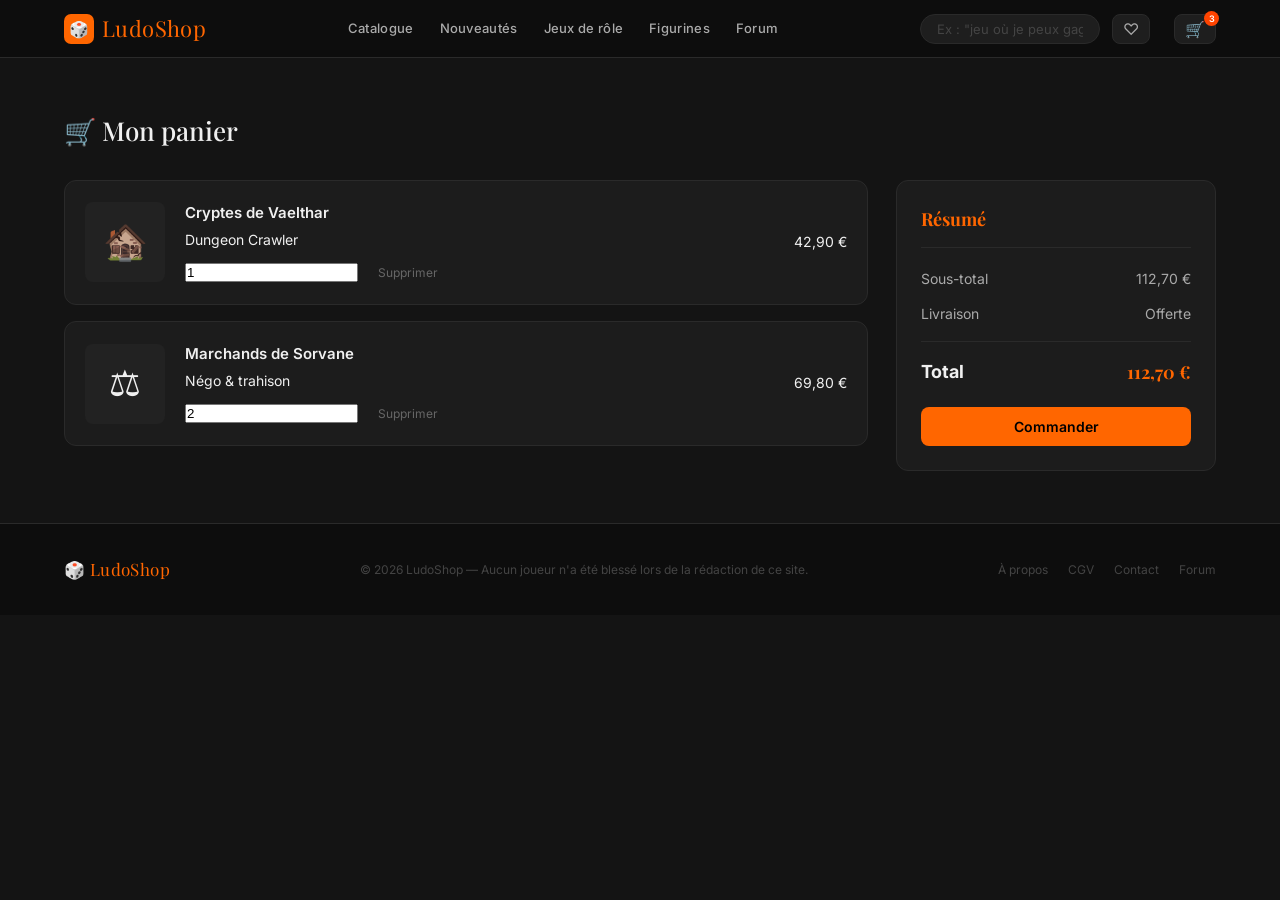
<file: panier.html>
<!DOCTYPE html>
<html lang="fr">
<head>
    <meta charset="UTF-8">
    <title>Mon panier — LudoShop</title>
    <link rel="stylesheet" href="style/main.css">
</head>
<body>

<!-- NAVBAR CORRIGÉE -->
<header>
    <nav class="navbar">
        <div class="container">
            <a href="index.html" class="logo">
                <div class="logo-die">
                    <span class="shake-die" id="shake-die" title="Lancez le dé !">🎲</span>
                </div>
                LudoShop
            </a>
            <ul class="nav-links">
                <li><a href="catalogue.html">Catalogue</a></li>
                <li><a href="catalogue.html?cat=nouveautes">Nouveautés</a></li>
                <li><a href="catalogue.html?cat=jdr">Jeux de rôle</a></li>
                <li><a href="catalogue.html?cat=figurines">Figurines</a></li>
                <li><a href="forum.html">Forum</a></li>
            </ul>
            <div class="nav-right">
                <input class="search-input" type="text" placeholder='Ex : "jeu où je peux gagner"…'>
                <button class="icon-btn" title="Mes envies">♡</button>
                <a href="panier.html"><button class="icon-btn" title="Mon panier (plein comme d'hab)">
                    🛒
                    <span class="cart-badge">3</span></a>
                </button>
            </div>
        </div>
    </nav>
</header>

<!-- PANIER -->
<section class="section">
    <div class="container">

        <div class="section-header">
            <h2 class="section-title">
                🛒 Mon panier
            </h2>
        </div>

        <div class="cart-layout">

            <!-- PRODUITS -->
            <div class="cart-items">

                <div class="cart-item">
                    <div class="cart-thumb">🏚️</div>

                    <div class="cart-info">
                        <div class="cart-name">Cryptes de Vaelthar</div>
                        <div class="cart-desc">Dungeon Crawler</div>

                        <div class="cart-actions">
                            <input type="number" value="1" min="1">
                            <button class="btn-remove">Supprimer</button>
                        </div>
                    </div>

                    <div class="cart-price">42,90 €</div>
                </div>

                <div class="cart-item">
                    <div class="cart-thumb">⚖️</div>

                    <div class="cart-info">
                        <div class="cart-name">Marchands de Sorvane</div>
                        <div class="cart-desc">Négo & trahison</div>

                        <div class="cart-actions">
                            <input type="number" value="2" min="1">
                            <button class="btn-remove">Supprimer</button>
                        </div>
                    </div>

                    <div class="cart-price">69,80 €</div>
                </div>

            </div>

            <!-- RÉSUMÉ -->
            <div class="cart-summary">
                <h3>Résumé</h3>

                <div class="summary-line">
                    <span>Sous-total</span>
                    <span>112,70 €</span>
                </div>

                <div class="summary-line">
                    <span>Livraison</span>
                    <span>Offerte</span>
                </div>

                <div class="summary-total">
                    <span>Total</span>
                    <span>112,70 €</span>
                </div>

                <button class="btn btn-gold" style="width:100%">
                    Commander
                </button>
            </div>

        </div>

    </div>
</section>

<footer class="footer">
    <div class="container">
        <div class="logo" style="font-size:17px">🎲 LudoShop</div>
        <p class="footer-copy">© 2026 LudoShop — Aucun joueur n'a été blessé lors de la rédaction de ce site.</p>
        <nav class="footer-links">
            <a href="#">À propos</a>
            <a href="#">CGV</a>
            <a href="#">Contact</a>
            <a href="forum.html">Forum</a>
        </nav>
    </div>
</footer>

<script>

</body>
</html>
</file>
<file: style/main.css>
/* ============================================================
   LUDOSHOP — main.css  (version propre, zéro doublon)
   <link rel="stylesheet" href="style/main.css">
   ============================================================ */

@import url('https://fonts.googleapis.com/css2?family=Playfair+Display:wght@500;700&family=Inter:wght@400;500&display=swap');

/* ===========================
   RESET
=========================== */
*, *::before, *::after { box-sizing: border-box; margin: 0; padding: 0; }
html  { scroll-behavior: smooth; }
a     { color: inherit; text-decoration: none; }
ul    { list-style: none; }
img   { display: block; max-width: 100%; }
button { font-family: inherit; cursor: pointer; }

/* ===========================
   VARIABLES
=========================== */
:root {
    /* Fonds */
    --bg-dark:        #0D0D0D;
    --bg-main:        #141414;
    --bg-card:        #1C1C1C;
    --bg-alt:         #111111;

    /* Accents orange/noir */
    --orange:         #FF6600;
    --orange-lt:      #FF8533;
    --orange-dim:     rgba(255,102,0,.12);
    --red:            #FF4400;
    --green:          #22A05B;

    /* Textes */
    --txt:            #F0F0F0;
    --txt-mid:        #AAAAAA;
    --txt-muted:      #666666;

    /* UI */
    --border:         #2A2A2A;
    --radius:         12px;
    --radius-sm:      8px;
    --shadow:         0 4px 24px rgba(255,102,0,.10);
    --shadow-hover:   0 8px 36px rgba(255,102,0,.28);
    --transition:     .22s ease;

    /* Typo */
    --font-display:   'Playfair Display', Georgia, serif;
    --font-body:      'Inter', system-ui, sans-serif;
}

/* ===========================
   BASE
=========================== */
body {
    font-family: var(--font-body);
    background: var(--bg-main);
    color: var(--txt);
    font-size: 14px;
    line-height: 1.6;
    -webkit-font-smoothing: antialiased;
}

/* ===========================
   UTILITAIRES
=========================== */
.container {
    max-width: 1200px;
    margin: 0 auto;
    padding: 0 24px;
}

.section     { padding: 52px 0; }
.section-alt { background: var(--bg-alt); }

.section-header {
    display: flex;
    align-items: center;
    justify-content: space-between;
    margin-bottom: 28px;
}

.section-title {
    font-family: var(--font-display);
    font-size: 26px;
    font-weight: 500;
    display: flex;
    align-items: center;
    gap: 10px;
    color: var(--txt);
}

.title-icon {
    width: 30px; height: 30px;
    background: var(--orange);
    border-radius: 7px;
    display: flex; align-items: center; justify-content: center;
    font-size: 15px;
    flex-shrink: 0;
}

.link-all {
    font-size: 12px;
    color: var(--orange);
    font-weight: 500;
    display: flex; align-items: center; gap: 4px;
    transition: opacity var(--transition);
}
.link-all:hover { opacity: .7; }

.divider {
    height: 2px;
    background: linear-gradient(90deg, var(--orange), #FF8533, var(--red));
    opacity: .3;
    border-radius: 2px;
}

/* ===========================
   BOUTONS
=========================== */
.btn {
    display: inline-flex;
    align-items: center; justify-content: center;
    gap: 6px;
    border: none;
    border-radius: var(--radius-sm);
    padding: 11px 22px;
    font-size: 14px; font-weight: 500;
    font-family: var(--font-body);
    cursor: pointer;
    transition: opacity var(--transition), background var(--transition);
}
.btn:hover { opacity: .85; }

.btn-orange { background: var(--orange);  color: #000; font-weight: 600; }
.btn-gold   { background: var(--orange);  color: #000; font-weight: 600; }
.btn-purple { background: var(--orange);  color: #000; font-weight: 600; }
.btn-red    { background: var(--red);     color: #fff; }

.btn-ghost {
    background: transparent;
    color: var(--txt-mid);
    border: 1px solid #333;
}
.btn-ghost:hover { border-color: var(--orange); color: var(--orange); opacity: 1; }

.btn-sm {
    padding: 6px 14px;
    font-size: 12px;
    border-radius: 20px;
    background: var(--orange);
    color: #000;
    font-weight: 600;
    border: none;
    font-family: var(--font-body);
    cursor: pointer;
    transition: background var(--transition);
}
.btn-sm:hover { background: var(--orange-lt); }

.btn-nav {
    background: var(--orange);
    color: #000;
    font-weight: 600;
    border: none;
    border-radius: 20px;
    padding: 7px 16px;
    font-size: 12px;
    font-family: var(--font-body);
    cursor: pointer;
    transition: background var(--transition);
}
.btn-nav:hover { background: var(--orange-lt); }

/* ===========================
   NAVBAR
=========================== */
.navbar {
    background: var(--bg-dark);
    border-bottom: 1px solid var(--border);
    position: sticky; top: 0; z-index: 200;
    height: 58px;
    display: flex; align-items: center;
}

.navbar .container {
    display: flex; align-items: center;
    justify-content: space-between;
    width: 100%;
}

.logo {
    font-family: var(--font-display);
    font-size: 22px;
    color: var(--orange);
    display: flex; align-items: center; gap: 8px;
    letter-spacing: .4px;
}

.logo-die {
    width: 30px; height: 30px;
    background: var(--orange);
    border-radius: 7px;
    display: flex; align-items: center; justify-content: center;
    font-size: 16px;
    transition: transform var(--transition);
}
.logo:hover .logo-die { transform: rotate(20deg); }

.nav-links { display: flex; gap: 26px; }
.nav-links a {
    color: var(--txt-mid);
    font-size: 13px; font-weight: 500; letter-spacing: .3px;
    transition: color var(--transition);
}
.nav-links a:hover { color: var(--orange); }

.nav-right { display: flex; align-items: center; gap: 12px; }

.search-input {
    background: #1E1E1E;
    border: 1px solid var(--border);
    border-radius: 20px;
    padding: 6px 16px;
    color: #fff;
    font-size: 13px;
    outline: none;
    width: 180px;
    font-family: var(--font-body);
    transition: border-color var(--transition);
}
.search-input::placeholder { color: #444; }
.search-input:focus { border-color: var(--orange); }

.icon-btn {
    background: #1E1E1E;
    border: 1px solid var(--border);
    border-radius: 8px;
    color: var(--txt-mid);
    font-size: 16px;
    padding: 6px 10px;
    line-height: 1;
    position: relative;
    cursor: pointer;
    transition: background var(--transition), color var(--transition);
}
.icon-btn:hover { background: var(--orange); color: #000; border-color: var(--orange); }

.cart-badge {
    position: absolute;
    top: -4px; right: -4px;
    background: var(--red);
    color: #fff;
    font-size: 9px;
    width: 15px; height: 15px;
    border-radius: 50%;
    display: flex; align-items: center; justify-content: center;
    font-weight: 600;
}

/* ===========================
   BANDEAU DÉFILANT
=========================== */
.fun-banner {
    background: var(--orange);
    padding: 9px 0;
    overflow: hidden;
    white-space: nowrap;
}
.fun-banner-track {
    display: inline-block;
    animation: scroll-banner 35s linear infinite;
}
.fun-banner-track span {
    color: #000;
    font-size: 12px;
    font-weight: 600;
    letter-spacing: .3px;
    margin: 0 28px;
}
.fun-banner-track span::before { content: '🎲'; margin-right: 7px; }

@keyframes scroll-banner {
    0%   { transform: translateX(0); }
    100% { transform: translateX(-50%); }
}

/* ===========================
   HERO
=========================== */
.hero {
    background: var(--bg-dark);
    padding: 68px 0 56px;
    position: relative;
    overflow: hidden;
}
.hero::before {
    content: '';
    position: absolute;
    top: -80px; right: 4%;
    width: 420px; height: 420px;
    background: radial-gradient(circle, rgba(255,102,0,.16) 0%, transparent 70%);
    pointer-events: none;
}
.hero::after {
    content: '🎲';
    position: absolute;
    bottom: -24px; left: 1%;
    font-size: 180px;
    opacity: .03;
    pointer-events: none;
}
.hero .container { display: flex; align-items: center; gap: 60px; }

.hero-content { flex: 1; max-width: 520px; position: relative; z-index: 1; }

.hero-eyebrow {
    font-size: 11px;
    letter-spacing: 2.5px;
    text-transform: uppercase;
    color: var(--orange);
    margin-bottom: 16px;
    font-weight: 500;
}
.hero-title {
    font-family: var(--font-display);
    font-size: 48px; font-weight: 700;
    color: #fff;
    line-height: 1.1;
    margin-bottom: 20px;
}
.hero-title em { color: var(--orange); font-style: normal; }

.hero-subtitle {
    color: var(--txt-muted);
    font-size: 15px; line-height: 1.75;
    margin-bottom: 32px;
}
.hero-ctas { display: flex; gap: 12px; flex-wrap: wrap; }

/* Hero mini-cartes */
.hero-cards { display: flex; gap: 14px; flex-shrink: 0; position: relative; z-index: 1; }

.hero-game-card {
    width: 130px;
    background: var(--bg-card);
    border: 1px solid var(--border);
    border-radius: var(--radius);
    overflow: hidden;
    box-shadow: var(--shadow);
    cursor: pointer;
    transition: transform .25s, box-shadow .25s;
    display: block;
}
.hero-game-card:hover { transform: translateY(-6px); box-shadow: var(--shadow-hover); }
.hero-game-card:nth-child(2) { transform: translateY(20px); }
.hero-game-card:nth-child(2):hover { transform: translateY(14px); }

.hero-card-thumb {
    height: 90px;
    display: flex; align-items: center; justify-content: center;
    font-size: 38px;
    background: #222;
}
.hero-card-info { padding: 10px 12px; }
.hero-card-name { font-size: 11px; font-weight: 500; color: var(--txt-mid); line-height: 1.4; margin-bottom: 4px; }
.hero-card-price { font-size: 13px; font-weight: 600; color: var(--orange); }

/* ===========================
   STATS BAR
=========================== */
.stats-bar {
    background: #0F0F0F;
    border-bottom: 1px solid var(--border);
}
.stats-bar .container { display: flex; }

.stat-item {
    padding: 16px 0;
    text-align: center;
    border-right: 1px solid var(--border);
    flex: 1;
}
.stat-item:last-child { border-right: none; }

.stat-num {
    font-family: var(--font-display);
    font-size: 22px; font-weight: 700;
    color: var(--orange);
}
.stat-label { font-size: 11px; color: var(--txt-muted); margin-top: 3px; }

/* ===========================
   CATÉGORIES
=========================== */
.cat-grid {
    display: grid;
    grid-template-columns: repeat(5, 1fr);
    gap: 14px;
}
.cat-card {
    background: var(--bg-card);
    border: 1px solid var(--border);
    border-radius: var(--radius);
    padding: 24px 14px 18px;
    text-align: center;
    cursor: pointer;
    display: block;
    transition: background var(--transition), border-color var(--transition),
                transform var(--transition), box-shadow var(--transition);
}
.cat-card:hover {
    background: var(--orange);
    border-color: var(--orange);
    transform: translateY(-4px);
    box-shadow: var(--shadow-hover);
}
.cat-card:hover .cat-name,
.cat-card:hover .cat-nb { color: #000; }

.cat-icon { font-size: 30px; margin-bottom: 10px; }
.cat-name { font-size: 13px; font-weight: 500; color: var(--txt); transition: color var(--transition); }
.cat-nb   { font-size: 11px; color: var(--txt-muted); margin-top: 3px; transition: color var(--transition); }

/* ===========================
   GRILLE PRODUITS
=========================== */
.product-grid {
    display: grid;
    grid-template-columns: repeat(4, 1fr);
    gap: 18px;
}
.product-card {
    background: var(--bg-card);
    border: 1px solid var(--border);
    border-radius: var(--radius);
    overflow: hidden;
    cursor: pointer;
    display: flex; flex-direction: column;
    transition: box-shadow .25s, transform .25s, border-color .25s;
    position: relative;
}
.product-card:hover {
    box-shadow: var(--shadow-hover);
    transform: translateY(-4px);
    border-color: var(--orange);
}

.product-thumb {
    height: 150px;
    background: #222;
    display: flex; align-items: center; justify-content: center;
    font-size: 56px;
    position: relative;
    flex-shrink: 0;
    transition: font-size .2s;
}
.product-card:hover .product-thumb { font-size: 66px; }

/* Tooltip fun au hover */
.product-thumb::after {
    content: attr(data-fun);
    position: absolute;
    bottom: 8px; left: 50%;
    transform: translateX(-50%) translateY(6px);
    background: rgba(0,0,0,.88);
    color: var(--orange);
    font-size: 11px; font-weight: 500;
    padding: 4px 10px;
    border-radius: 20px;
    white-space: nowrap;
    opacity: 0;
    transition: opacity .2s, transform .2s;
    pointer-events: none;
    font-family: var(--font-body);
    border: 1px solid var(--orange);
}
.product-card:hover .product-thumb::after { opacity: 1; transform: translateX(-50%) translateY(0); }

/* Badges */
.badge-new, .badge-hot, .badge-promo {
    position: absolute; top: 10px; left: 10px;
    font-size: 10px; font-weight: 600;
    padding: 3px 9px; border-radius: 10px; letter-spacing: .4px;
}
.badge-new   { background: var(--orange); color: #000; }
.badge-hot   { background: var(--red);    color: #fff; }
.badge-promo { background: var(--green);  color: #fff; }

.product-body { padding: 16px; flex: 1; display: flex; flex-direction: column; }

.product-cat {
    font-size: 10px; font-weight: 500;
    color: var(--orange);
    text-transform: uppercase; letter-spacing: 1px;
    margin-bottom: 5px;
}
.product-name { font-size: 14px; font-weight: 500; color: var(--txt); line-height: 1.35; margin-bottom: 8px; }
.product-desc { font-size: 12px; color: var(--txt-muted); line-height: 1.5; margin-bottom: 10px; flex: 1; }

.product-stars { display: flex; align-items: center; gap: 5px; margin-bottom: 12px; }
.stars   { color: var(--orange); font-size: 12px; letter-spacing: 1px; }
.avis-nb { font-size: 11px; color: var(--txt-muted); }

.product-footer { display: flex; align-items: center; justify-content: space-between; }

.product-price { font-family: var(--font-display); font-size: 18px; font-weight: 700; color: var(--orange); }

.stock-warning {
    font-size: 11px; font-weight: 500;
    color: var(--red);
    margin-bottom: 8px;
    display: flex; align-items: center; gap: 4px;
    animation: pulse-warn 1.5s ease-in-out infinite;
}
@keyframes pulse-warn {
    0%, 100% { opacity: 1; }
    50%       { opacity: .6; }
}

/* ===========================
   FIDÉLITÉ BANNER
=========================== */
.fidelity-banner {
    background: var(--bg-dark);
    border: 1px solid var(--border);
    border-left: 4px solid var(--orange);
    border-radius: var(--radius);
    padding: 30px 36px;
    display: flex; align-items: center; gap: 28px;
    position: relative; overflow: hidden;
    margin-bottom: 52px;
}
.fidelity-banner::after {
    content: '⭐';
    position: absolute; right: 28px; top: 50%;
    transform: translateY(-50%);
    font-size: 100px; opacity: .05;
    pointer-events: none;
}
.fidelity-icon {
    width: 56px; height: 56px;
    background: var(--orange);
    border-radius: 14px;
    display: flex; align-items: center; justify-content: center;
    font-size: 28px; flex-shrink: 0;
}
.fidelity-text { flex: 1; }
.fidelity-title { font-family: var(--font-display); font-size: 20px; color: #fff; margin-bottom: 6px; }
.fidelity-desc  { font-size: 13px; color: var(--txt-muted); line-height: 1.6; }

.btn-fidelity {
    background: var(--orange); color: #000;
    font-weight: 600; border: none;
    border-radius: var(--radius-sm);
    padding: 11px 22px; font-size: 13px;
    white-space: nowrap; flex-shrink: 0;
    font-family: var(--font-body); cursor: pointer;
    transition: opacity var(--transition);
}
.btn-fidelity:hover { opacity: .85; }

/* ===========================
   FORUM PREVIEW
=========================== */
.forum-grid { display: grid; grid-template-columns: repeat(3, 1fr); gap: 18px; }

.forum-card {
    background: var(--bg-card);
    border: 1px solid var(--border);
    border-radius: var(--radius);
    overflow: hidden; cursor: pointer;
    display: block;
    transition: box-shadow .25s, transform .25s, border-color .25s;
}
.forum-card:hover { box-shadow: var(--shadow-hover); transform: translateY(-3px); border-color: var(--orange); }

.forum-card-head { height: 80px; display: flex; align-items: center; justify-content: center; font-size: 30px; background: #222; }
.forum-card-body { padding: 16px; }

.forum-tag {
    display: inline-block;
    background: var(--orange-dim);
    color: var(--orange);
    font-size: 10px; font-weight: 500;
    padding: 2px 9px; border-radius: 9px;
    margin-bottom: 9px; letter-spacing: .5px;
}
.forum-title { font-size: 13px; font-weight: 500; line-height: 1.45; margin-bottom: 10px; color: var(--txt); }
.forum-meta  { font-size: 11px; color: var(--txt-muted); display: flex; gap: 8px; align-items: center; }

/* ===========================
   EASTER EGG — modale dé
=========================== */
.egg-overlay {
    display: none;
    position: fixed; inset: 0;
    background: rgba(0,0,0,.85);
    z-index: 999;
    align-items: center; justify-content: center;
}
.egg-overlay.open { display: flex; }

.egg-box {
    background: var(--bg-card);
    border: 1px solid var(--orange);
    border-radius: var(--radius);
    padding: 36px 40px;
    max-width: 440px;
    text-align: center;
    position: relative;
    animation: pop-in .25s ease;
}
@keyframes pop-in {
    from { transform: scale(.85); opacity: 0; }
    to   { transform: scale(1);   opacity: 1; }
}
.egg-box .egg-emoji { font-size: 58px; margin-bottom: 16px; }
.egg-box h3  { font-family: var(--font-display); font-size: 22px; margin-bottom: 10px; color: var(--orange); }
.egg-box p   { font-size: 14px; color: var(--txt-mid); line-height: 1.6; margin-bottom: 22px; }
.egg-close {
    position: absolute; top: 12px; right: 16px;
    background: none; border: none;
    font-size: 20px; color: var(--txt-muted); cursor: pointer; line-height: 1;
}
.egg-close:hover { color: var(--orange); }

/* ===========================
   SHAKE ANIMATION (dé logo)
=========================== */
.shake-die { display: inline-block; cursor: pointer; }
.shake-die.shaking { animation: shake .5s cubic-bezier(.36,.07,.19,.97) both; }
@keyframes shake {
    10%, 90% { transform: rotate(-6deg) scale(1.2); }
    20%, 80% { transform: rotate(6deg)  scale(1.3); }
    30%, 50%, 70% { transform: rotate(-6deg) scale(1.2); }
    40%, 60% { transform: rotate(6deg)  scale(1.1); }
}

/* ===========================
   FORMULAIRES (auth, forum…)
=========================== */
.auth-box {
    background: var(--bg-card);
    border: 1px solid var(--border);
    padding: 32px;
    border-radius: var(--radius);
    max-width: 460px;
    margin: auto;
    box-shadow: var(--shadow);
}
.auth-title {
    text-align: center;
    margin-bottom: 22px;
    color: var(--orange);
    font-family: var(--font-display);
    font-size: 24px;
}
.form-group { margin-bottom: 16px; }
.form-group label { display: block; margin-bottom: 6px; font-size: 13px; color: var(--txt-mid); }
.form-group input,
.form-group select,
.form-group textarea {
    width: 100%; padding: 10px 14px;
    border-radius: var(--radius-sm);
    border: 1px solid var(--border);
    background: #111; color: #fff;
    font-size: 14px; font-family: var(--font-body);
    outline: none;
    transition: border-color var(--transition);
}
.form-group input:focus,
.form-group select:focus,
.form-group textarea:focus { border-color: var(--orange); }

.auth-link { margin-top: 16px; text-align: center; font-size: 13px; color: var(--txt-muted); }
.auth-link a { color: var(--orange); }

/* ===========================
   FORUM — page dédiée
=========================== */
.forum-search { margin-top: 24px; display: flex; gap: 12px; }
.forum-search input {
    flex: 1;
    background: var(--bg-card); border: 1px solid var(--border);
    border-radius: var(--radius-sm); padding: 12px 18px;
    color: var(--txt); font-size: 14px; outline: none;
    transition: border-color .2s;
}
.forum-search input:focus { border-color: var(--orange); }

.forum-layout { display: grid; grid-template-columns: 280px 1fr; gap: 24px; }

.forum-sidebar {
    background: var(--bg-card); border: 1px solid var(--border);
    border-radius: var(--radius); padding: 24px;
}
.forum-sidebar h3 { font-size: 18px; margin-bottom: 18px; font-family: var(--font-display); color: var(--orange); }
.forum-sidebar ul { display: flex; flex-direction: column; gap: 14px; }
.forum-sidebar li { color: var(--txt-mid); cursor: pointer; transition: color .2s; }
.forum-sidebar li:hover { color: var(--orange); }

.topic-list { display: flex; flex-direction: column; gap: 18px; }
.topic-card {
    background: var(--bg-card); border: 1px solid var(--border);
    border-radius: var(--radius); padding: 20px;
    cursor: pointer;
    transition: transform .25s, box-shadow .25s, border-color .25s;
}
.topic-card:hover { transform: translateY(-3px); box-shadow: var(--shadow-hover); border-color: var(--orange); }

.topic-top    { display: flex; justify-content: space-between; margin-bottom: 14px; }
.topic-tag    { background: var(--orange-dim); color: var(--orange); padding: 4px 10px; border-radius: 20px; font-size: 11px; font-weight: 500; }
.topic-date   { color: var(--txt-muted); font-size: 12px; }
.topic-title  { font-size: 17px; font-weight: 600; margin-bottom: 10px; color: var(--txt); }
.topic-desc   { color: var(--txt-muted); font-size: 14px; line-height: 1.6; margin-bottom: 16px; }
.topic-bottom { display: flex; justify-content: space-between; align-items: center; }
.topic-author { color: var(--txt-mid); font-size: 13px; }
.topic-stats  { display: flex; gap: 18px; font-size: 13px; color: var(--txt-muted); }

.member-card { background: var(--bg-card); border: 1px solid var(--border); border-radius: var(--radius); padding: 18px; margin-top: 20px; }
.member-card h4 { margin-bottom: 15px; font-family: var(--font-display); color: var(--orange); }
.member { display: flex; justify-content: space-between; padding: 10px 0; border-bottom: 1px solid var(--border); }
.member:last-child { border-bottom: none; }
.member-name  { color: var(--txt); }
.member-score { color: var(--orange); font-weight: 600; }

/* ===========================
   FOOTER
=========================== */
.footer {
    background: var(--bg-dark);
    border-top: 1px solid var(--border);
    padding: 32px 0;
}
.footer .container { display: flex; align-items: center; justify-content: space-between; }
.footer-copy { font-size: 12px; color: #444; }
.footer-links { display: flex; gap: 20px; }
.footer-links a { font-size: 12px; color: #444; transition: color var(--transition); }
.footer-links a:hover { color: var(--orange); }

/* ===========================
   RESPONSIVE
=========================== */
@media (max-width: 1024px) {
    .product-grid { grid-template-columns: repeat(2, 1fr); }
    .cat-grid     { grid-template-columns: repeat(3, 1fr); }
    .hero .container { flex-direction: column; gap: 40px; }
    .hero-cards { justify-content: center; }
    .forum-layout { grid-template-columns: 1fr; }
}

@media (max-width: 768px) {
    .nav-links    { display: none; }
    .product-grid { grid-template-columns: 1fr; }
    .cat-grid     { grid-template-columns: repeat(2, 1fr); }
    .forum-grid   { grid-template-columns: 1fr; }
    .stats-bar .container { flex-wrap: wrap; }
    .stat-item    { border-right: none; border-bottom: 1px solid var(--border); min-width: 50%; }
    .fidelity-banner { flex-direction: column; text-align: center; }
    .footer .container { flex-direction: column; gap: 16px; text-align: center; }
    .topic-top    { flex-direction: column; gap: 10px; }
    .topic-bottom { flex-direction: column; align-items: flex-start; gap: 10px; }
}

/* ===========================
   CATALOGUE — filtres & tri
=========================== */
.catalogue-hero {
    background: var(--bg-dark);
    border-bottom: 1px solid var(--border);
    padding: 36px 0 32px;
}
.catalogue-hero h1 {
    font-family: var(--font-display);
    font-size: 36px;
    font-weight: 700;
    color: #fff;
    margin-bottom: 6px;
}
.catalogue-hero h1 em { color: var(--orange); font-style: normal; }
.catalogue-hero p { color: var(--txt-muted); font-size: 14px; }

.catalogue-layout {
    display: grid;
    grid-template-columns: 240px 1fr;
    gap: 28px;
    align-items: start;
}

/* Sidebar filtres */
.filter-sidebar {
    background: var(--bg-card);
    border: 1px solid var(--border);
    border-radius: var(--radius);
    padding: 22px;
    position: sticky;
    top: 74px;
}
.filter-sidebar h3 {
    font-family: var(--font-display);
    font-size: 16px;
    color: var(--orange);
    margin-bottom: 18px;
    padding-bottom: 12px;
    border-bottom: 1px solid var(--border);
}
.filter-group { margin-bottom: 22px; }
.filter-group:last-child { margin-bottom: 0; }
.filter-group label {
    display: block;
    font-size: 11px;
    font-weight: 600;
    text-transform: uppercase;
    letter-spacing: 1px;
    color: var(--txt-muted);
    margin-bottom: 10px;
}
.filter-group select,
.filter-group input[type="text"] {
    width: 100%;
    background: #111;
    border: 1px solid var(--border);
    border-radius: var(--radius-sm);
    padding: 9px 12px;
    color: var(--txt);
    font-size: 13px;
    font-family: var(--font-body);
    outline: none;
    transition: border-color var(--transition);
}
.filter-group select:focus,
.filter-group input[type="text"]:focus { border-color: var(--orange); }

.filter-cats { display: flex; flex-direction: column; gap: 6px; }
.filter-cat-btn {
    background: #111;
    border: 1px solid var(--border);
    border-radius: var(--radius-sm);
    padding: 8px 12px;
    color: var(--txt-mid);
    font-size: 13px;
    font-family: var(--font-body);
    cursor: pointer;
    text-align: left;
    display: flex;
    align-items: center;
    justify-content: space-between;
    transition: background var(--transition), border-color var(--transition), color var(--transition);
}
.filter-cat-btn:hover,
.filter-cat-btn.active {
    background: var(--orange);
    border-color: var(--orange);
    color: #000;
    font-weight: 600;
}
.filter-cat-btn .cat-count-badge {
    font-size: 10px;
    background: rgba(255,255,255,.12);
    padding: 1px 6px;
    border-radius: 8px;
}
.filter-cat-btn.active .cat-count-badge {
    background: rgba(0,0,0,.2);
}

.price-range { display: flex; align-items: center; gap: 8px; }
.price-range input[type="number"] {
    width: 80px;
    background: #111;
    border: 1px solid var(--border);
    border-radius: var(--radius-sm);
    padding: 8px 10px;
    color: var(--txt);
    font-size: 13px;
    font-family: var(--font-body);
    outline: none;
    transition: border-color var(--transition);
}
.price-range input[type="number"]:focus { border-color: var(--orange); }
.price-sep { color: var(--txt-muted); font-size: 12px; }

.btn-reset-filters {
    width: 100%;
    background: transparent;
    border: 1px solid var(--border);
    border-radius: var(--radius-sm);
    padding: 8px;
    color: var(--txt-muted);
    font-size: 12px;
    font-family: var(--font-body);
    cursor: pointer;
    transition: border-color var(--transition), color var(--transition);
    margin-top: 4px;
}
.btn-reset-filters:hover { border-color: var(--orange); color: var(--orange); }

/* Barre du haut catalogue */
.catalogue-topbar {
    display: flex;
    align-items: center;
    justify-content: space-between;
    margin-bottom: 20px;
    padding-bottom: 16px;
    border-bottom: 1px solid var(--border);
}
.catalogue-count {
    font-size: 13px;
    color: var(--txt-muted);
}
.catalogue-count strong { color: var(--orange); }

.sort-select {
    background: var(--bg-card);
    border: 1px solid var(--border);
    border-radius: var(--radius-sm);
    padding: 7px 12px;
    color: var(--txt);
    font-size: 13px;
    font-family: var(--font-body);
    outline: none;
    cursor: pointer;
    transition: border-color var(--transition);
}
.sort-select:focus { border-color: var(--orange); }

/* Message aucun résultat */
.no-results {
    grid-column: 1 / -1;
    text-align: center;
    padding: 60px 20px;
    color: var(--txt-muted);
}
.no-results .no-results-emoji { font-size: 48px; margin-bottom: 16px; }
.no-results p { font-size: 15px; }
.no-results small { font-size: 12px; color: #444; margin-top: 6px; display: block; }

@media (max-width: 900px) {
    .catalogue-layout { grid-template-columns: 1fr; }
    .filter-sidebar { position: static; }
}

/* ===========================
   PANIER
=========================== */
.cart-layout {
    display: grid;
    grid-template-columns: 1fr 320px;
    gap: 28px;
    align-items: start;
}

.cart-items {
    display: flex;
    flex-direction: column;
    gap: 16px;
}

.cart-item {
    background: var(--bg-card);
    border: 1px solid var(--border);
    border-radius: var(--radius);
    padding: 20px;
    display: flex;
    align-items: center;
    gap: 20px;
    transition: border-color var(--transition);
}
.cart-item:hover { border-color: var(--orange); }

.cart-thumb {
    width: 80px; height: 80px;
    background: #222;
    border-radius: var(--radius-sm);
    display: flex; align-items: center; justify-content: center;
    font-size: 36px;
    flex-shrink: 0;
}

.cart-info { flex: 1; }

.cart-name {
    font-size: 15px; font-weight: 600;
    color: var(--txt);
    margin-bottom: 4px;
}

.cart-cat {
    font-size: 11px;
    color: var(--orange);
    text-transform: uppercase;
    letter-spacing: 1px;
    margin-bottom: 12px;
}

.cart-actions {
    display: flex;
    align-items: center;
    gap: 12px;
    margin-top: 10px;
}

.cart-qty {
    display: flex;
    align-items: center;
    gap: 0;
    background: #111;
    border: 1px solid var(--border);
    border-radius: var(--radius-sm);
    overflow: hidden;
}

.qty-btn {
    background: none;
    border: none;
    color: var(--txt-mid);
    font-size: 16px;
    width: 32px; height: 32px;
    display: flex; align-items: center; justify-content: center;
    cursor: pointer;
    transition: background var(--transition), color var(--transition);
}
.qty-btn:hover { background: var(--orange); color: #000; }

.qty-val {
    width: 36px;
    text-align: center;
    font-size: 14px; font-weight: 500;
    color: var(--txt);
    background: none;
    border: none;
    border-left: 1px solid var(--border);
    border-right: 1px solid var(--border);
    padding: 0;
    height: 32px;
    line-height: 32px;
}

.btn-remove {
    background: none;
    border: none;
    color: var(--txt-muted);
    font-size: 12px;
    cursor: pointer;
    padding: 4px 8px;
    border-radius: 4px;
    font-family: var(--font-body);
    transition: color var(--transition), background var(--transition);
}
.btn-remove:hover { color: var(--red); background: rgba(255,68,0,.1); }

.cart-price-col {
    font-family: var(--font-display);
    font-size: 18px; font-weight: 700;
    color: var(--orange);
    text-align: right;
    flex-shrink: 0;
    min-width: 80px;
}

.cart-empty {
    text-align: center;
    padding: 80px 20px;
    color: var(--txt-muted);
    background: var(--bg-card);
    border: 1px solid var(--border);
    border-radius: var(--radius);
}
.cart-empty .cart-empty-emoji { font-size: 56px; margin-bottom: 16px; }
.cart-empty p { font-size: 15px; margin-bottom: 8px; }
.cart-empty small { font-size: 12px; color: #333; }

/* Résumé commande */
.cart-summary {
    background: var(--bg-card);
    border: 1px solid var(--border);
    border-radius: var(--radius);
    padding: 24px;
    position: sticky;
    top: 74px;
}
.cart-summary h3 {
    font-family: var(--font-display);
    font-size: 18px;
    color: var(--orange);
    margin-bottom: 20px;
    padding-bottom: 14px;
    border-bottom: 1px solid var(--border);
}

.summary-line {
    display: flex;
    justify-content: space-between;
    align-items: center;
    font-size: 14px;
    color: var(--txt-mid);
    margin-bottom: 12px;
}

.summary-total {
    display: flex;
    justify-content: space-between;
    align-items: center;
    font-size: 18px; font-weight: 700;
    color: var(--txt);
    margin: 16px 0 20px;
    padding-top: 16px;
    border-top: 1px solid var(--border);
}
.summary-total span:last-child { color: var(--orange); font-family: var(--font-display); }

.promo-box {
    margin-bottom: 18px;
}
.promo-box label {
    display: block;
    font-size: 12px;
    color: var(--txt-muted);
    margin-bottom: 7px;
}
.promo-input-row {
    display: flex;
    gap: 8px;
}
.promo-input-row input {
    flex: 1;
    background: #111;
    border: 1px solid var(--border);
    border-radius: var(--radius-sm);
    padding: 9px 12px;
    color: var(--txt);
    font-size: 13px;
    font-family: var(--font-body);
    outline: none;
    transition: border-color var(--transition);
}
.promo-input-row input:focus { border-color: var(--orange); }
.promo-input-row button {
    background: var(--orange);
    color: #000;
    font-weight: 600;
    border: none;
    border-radius: var(--radius-sm);
    padding: 9px 14px;
    font-size: 12px;
    font-family: var(--font-body);
    cursor: pointer;
    transition: opacity var(--transition);
}
.promo-input-row button:hover { opacity: .85; }

.points-box {
    background: rgba(255,102,0,.08);
    border: 1px solid rgba(255,102,0,.2);
    border-radius: var(--radius-sm);
    padding: 12px 14px;
    margin-bottom: 18px;
    font-size: 13px;
    color: var(--txt-mid);
    display: flex;
    justify-content: space-between;
    align-items: center;
}
.points-box strong { color: var(--orange); }

.btn-order {
    width: 100%;
    background: var(--orange);
    color: #000;
    font-weight: 700;
    border: none;
    border-radius: var(--radius-sm);
    padding: 14px;
    font-size: 15px;
    font-family: var(--font-body);
    cursor: pointer;
    transition: background var(--transition), transform .1s;
}
.btn-order:hover  { background: var(--orange-lt); }
.btn-order:active { transform: scale(.98); }

.secure-label {
    text-align: center;
    font-size: 11px;
    color: #333;
    margin-top: 10px;
}

@media (max-width: 900px) {
    .cart-layout { grid-template-columns: 1fr; }
    .cart-summary { position: static; }
}

/* ===========================
   INSCRIPTION — champs extra
=========================== */
.strength-bar {
    height: 4px;
    background: var(--border);
    border-radius: 2px;
    margin-top: 8px;
    overflow: hidden;
}
.strength-fill {
    height: 100%;
    border-radius: 2px;
    width: 0%;
    transition: width .3s, background .3s;
}
.strength-label {
    font-size: 11px;
    color: var(--txt-muted);
    margin-top: 4px;
}

.checkbox-group {
    display: flex;
    align-items: flex-start;
    gap: 10px;
    font-size: 13px;
    color: var(--txt-mid);
}
.checkbox-group input[type="checkbox"] {
    width: 16px; height: 16px;
    accent-color: var(--orange);
    margin-top: 2px;
    flex-shrink: 0;
}
.checkbox-group a { color: var(--orange); }

.parrain-box {
    background: rgba(255,102,0,.07);
    border: 1px solid rgba(255,102,0,.2);
    border-radius: var(--radius-sm);
    padding: 12px 14px;
    margin-bottom: 18px;
    font-size: 12px;
    color: var(--txt-muted);
}
.parrain-box strong { color: var(--orange); }

/* ===========================
   FIDELITE — niveaux
=========================== */
.level-bar-wrapper {
    background: var(--bg-card);
    border: 1px solid var(--border);
    border-radius: var(--radius);
    padding: 24px;
    margin-bottom: 24px;
}
.level-bar-header {
    display: flex;
    justify-content: space-between;
    align-items: center;
    margin-bottom: 12px;
}
.level-name {
    font-family: var(--font-display);
    font-size: 20px;
    color: var(--orange);
}
.level-pts { font-size: 13px; color: var(--txt-muted); }

.level-bar {
    height: 10px;
    background: #222;
    border-radius: 5px;
    overflow: hidden;
    margin-bottom: 8px;
}
.level-fill {
    height: 100%;
    background: linear-gradient(90deg, var(--orange), var(--orange-lt));
    border-radius: 5px;
    transition: width .6s ease;
}
.level-next { font-size: 11px; color: #444; }

.reward-grid {
    display: grid;
    grid-template-columns: repeat(3, 1fr);
    gap: 16px;
    margin-top: 8px;
}
.reward-card {
    background: var(--bg-card);
    border: 1px solid var(--border);
    border-radius: var(--radius);
    padding: 20px;
    text-align: center;
    transition: border-color var(--transition), transform var(--transition);
    cursor: pointer;
}
.reward-card:hover { border-color: var(--orange); transform: translateY(-3px); }
.reward-card.locked { opacity: .4; cursor: not-allowed; }
.reward-card.locked:hover { transform: none; border-color: var(--border); }
.reward-emoji { font-size: 32px; margin-bottom: 10px; }
.reward-name  { font-size: 13px; font-weight: 600; color: var(--txt); margin-bottom: 4px; }
.reward-cost  { font-size: 12px; color: var(--orange); font-weight: 500; }

@media (max-width: 768px) {
    .reward-grid { grid-template-columns: 1fr 1fr; }
}
</file>
